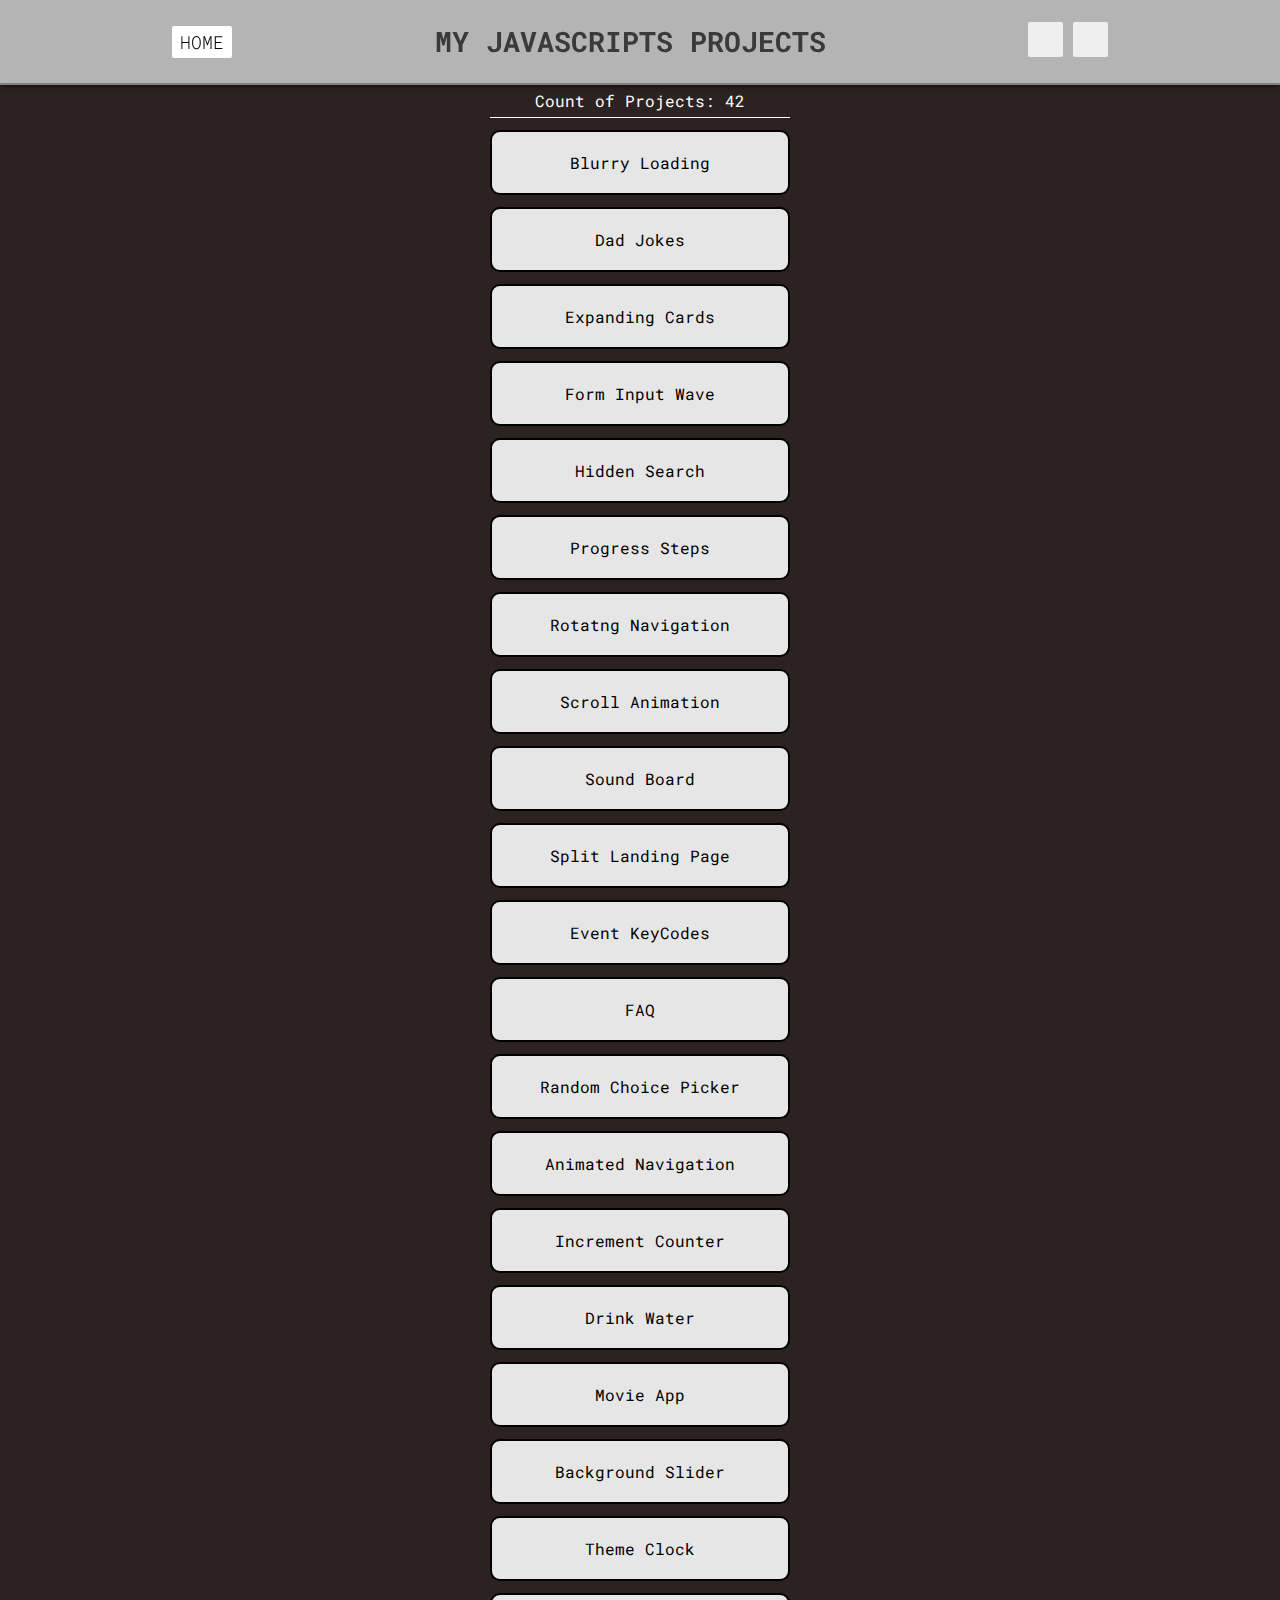
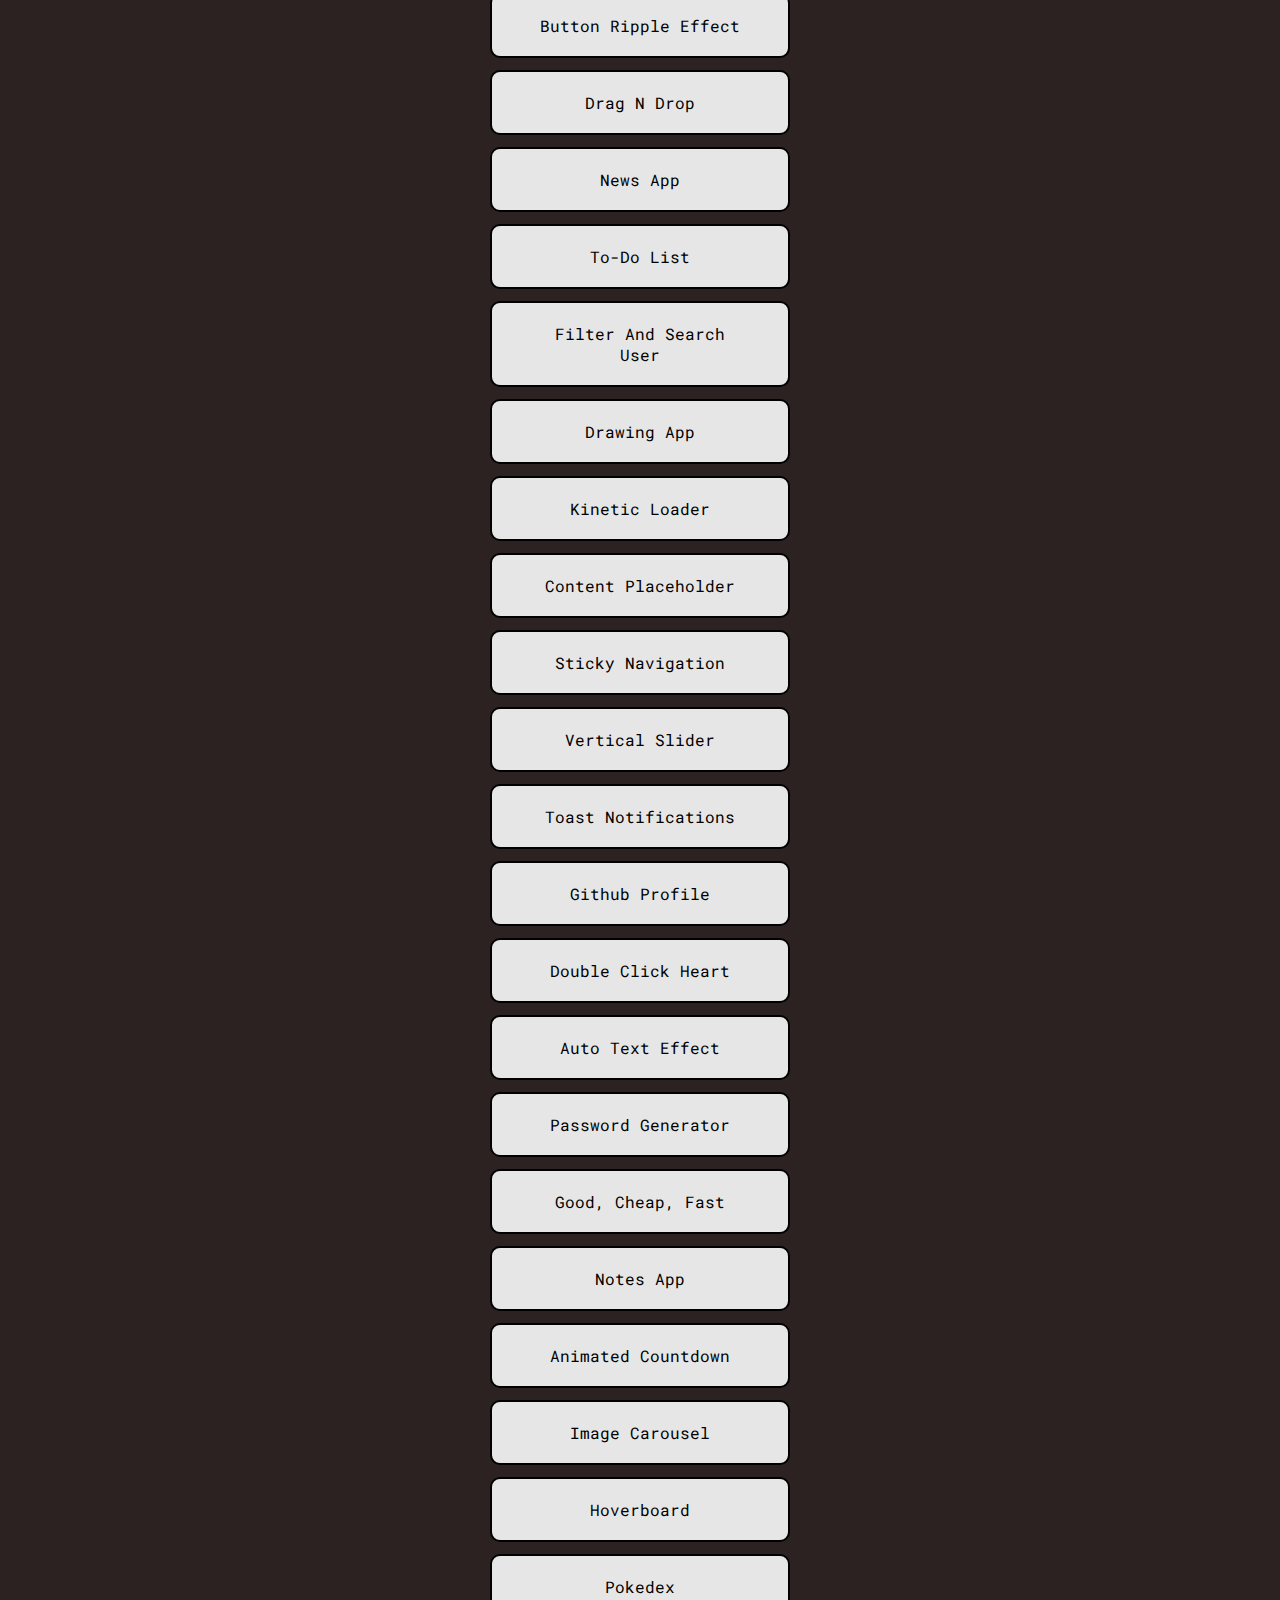
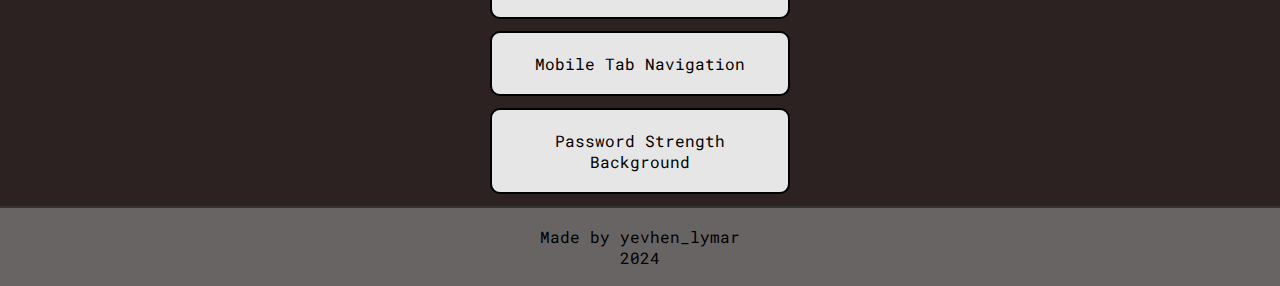
<file: index.html>
<!DOCTYPE html>
<html lang="en">
  <head>
    <meta charset="UTF-8" />
    <meta name="viewport" content="width=device-width, initial-scale=1.0" />
    <meta
      name="description"
      content="Моя сторінка з проєктами, які я робив для практики"
    />
    <meta
      name="keywords"
      content="Мої проєкти, Java Script, HTML, CSS, Git, Resume, Cvo"
    />
    <meta name="author" content="Yevhen Lymar" />
    <meta property="og:title" content="Проєкти JS" />
    <meta
      property="og:description"
      content="Моя сторінка з проєктами, які я робив для практики"
    />
    <meta
      property="og:image"
      content="https://yevhen-lymar.github.io/images/seo-guide.jpg"
    />
    <meta
      property="og:url"
      content="https://yevhen-lymar.github.io/index.html"
    />
    <meta name="twitter:card" content="summary_large_image" />
    <!-- favicons -->
    <link
      rel="apple-touch-icon"
      sizes="180x180"
      href="./images_favicon/apple-touch-icon.png"
    />
    <link
      rel="icon"
      type="image/png"
      sizes="32x32"
      href="./images_favicon/favicon-32x32.png"
    />
    <link
      rel="icon"
      type="image/png"
      sizes="16x16"
      href="./images_favicon/favicon-16x16.png"
    />
    <link rel="manifest" href="./images_favicon/site.webmanifest" />
    <link
      rel="mask-icon"
      href="./images_favicon/safari-pinned-tab.svg"
      color="#5bbad5"
    />
    <!-- font-awesome -->
    <link
      rel="stylesheet"
      href="https://cdnjs.cloudflare.com/ajax/libs/font-awesome/6.6.0/css/all.min.css"
      integrity="sha512-Kc323vGBEqzTmouAECnVceyQqyqdsSiqLQISBL29aUW4U/M7pSPA/gEUZQqv1cwx4OnYxTxve5UMg5GT6L4JJg=="
      crossorigin="anonymous"
      referrerpolicy="no-referrer"
    />
    <!-- page styles -->
    <link rel="stylesheet" href="./styles/stylesGeneral.css" />
    <title>Projects | Yevhen Lymar - Info</title>
  </head>
  <body>
    <header class="header" id="header">
      <div class="container">
        <a href="https://yevhen-lymar.github.io/" class="link-home"
          ><i class="fa-solid fa-house"></i> <span>Home</span></a
        >
        <div class="title-header">
          <h1>My JavaScripts Projects</h1>
        </div>
        <div class="toggle-container">
          <button class="btn" id="grid">
            <i class="fa-solid fa-grip"></i>
          </button>
          <button class="btn" id="flex">
            <i class="fa-solid fa-grip-lines"></i>
          </button>
        </div>
      </div>
    </header>

    <div class="loader-container" id="loader-container">
      <div id="loader" class="loader" style="display: none"></div>
    </div>

    <section id="projects" class="projects">
      <div class="container">
        <!-- <h1>My JavaScripts Projects</h1> -->
        <div class="countProjects">Count of Projects: <span></span></div>
        <div class="flex" id="toggle-g-f">
          <a href="./pages/blurryLoading.html" class="link">Blurry Loading</a>
          <a href="./pages/DadJokes.html" class="link">Dad Jokes</a>
          <a href="./pages/expandingCards.html" class="link">Expanding Cards</a>
          <a href="./pages/formInputWave.html" class="link">Form Input Wave</a>
          <a href="./pages/hiddenSearch.html" class="link">Hidden Search</a>
          <a href="./pages/progressSteps.html" class="link">Progress Steps</a>
          <a href="./pages/rotatingNvigation.html" class="link"
            >Rotatng Navigation</a
          >
          <a href="./pages/scrollAnimation.html" class="link"
            >Scroll Animation</a
          >
          <a href="./pages/soundBoard.html" class="link">Sound Board</a>
          <a href="./pages/splitLandingPage.html" class="link"
            >Split Landing Page</a
          >
          <a href="./pages/eventKeyCodes.html" class="link">Event KeyCodes</a>
          <a href="./pages/FAQ.html" class="link">FAQ</a>
          <a href="./pages/randomChoisePicker.html" class="link"
            >Random Choice Picker</a
          >
          <a href="./pages/animatedNavigation.html" class="link"
            >Animated Navigation</a
          >
          <a href="./pages/incrementCounter.html" class="link"
            >Increment Counter</a
          >
          <a href="./pages/drinkWater.html" class="link">Drink Water</a>
          <a href="./pages/movieApp.html" class="link">Movie App</a>
          <a href="./pages/backgroundSlider.html" class="link"
            >Background Slider</a
          >
          <a href="./pages/themeClock.html" class="link">Theme Clock</a>
          <a href="./pages/buttonRippleEffect.html" class="link"
            >Button Ripple Effect</a
          >
          <a href="./pages/dragNdrop.html" class="link">Drag N Drop</a>
          <a href="./pages/newsApp.html" class="link">News App</a>
          <a href="./pages/toDolist.html" class="link">To-Do List</a>
          <a href="./pages/filterAndSearchUserInfo.html" class="link"
            >Filter And Search User</a
          >
          <a href="./pages/drawingApp.html" class="link">Drawing App</a>
          <a href="./pages/kineticLoader.html" class="link">Kinetic Loader</a>
          <a href="./pages/contentPlaceholder.html" class="link"
            >Content Placeholder</a
          >
          <a href="./pages/stickyNavigation.html" class="link"
            >Sticky Navigation</a
          >
          <a href="./pages/verticalSlider.html" class="link">Vertical Slider</a>
          <a href="./pages/toastNotifications.html" class="link"
            >Toast Notifications</a
          >
          <a href="./pages/githubProfiles.html" class="link">Github Profile</a>
          <a href="./pages/doubleClickHeart.html" class="link"
            >Double Click Heart</a
          >
          <a href="./pages/autoTextEffect.html" class="link"
            >Auto Text Effect</a
          >
          <a href="./pages/passwordGenerator.html" class="link"
            >Password Generator</a
          >
          <a href="./pages/goodCheapFast.html" class="link"
            >Good, Cheap, Fast</a
          >
          <a href="./pages/notesApp.html" class="link">Notes App</a>
          <a href="./pages/animatedCountdown.html" class="link"
            >Animated Countdown</a
          >
          <a href="./pages/imageCarousel.html" class="link">Image Carousel</a>
          <a href="./pages/hoverBoard.html" class="link">Hoverboard</a>
          <a href="./pages/pokedex.html" class="link">Pokedex</a>
          <a href="./pages/mobileTabNavigation.html" class="link"
            >Mobile Tab Navigation</a
          >
          <a href="./pages/passwordStrengthBackground.html" class="link"
            >Password Strength Background</a
          >
        </div>
      </div>
    </section>

    <footer class="footer" id="footer">
      <div class="container">
        <div>Made by yevhen_lymar</div>
        <div>2024</div>
      </div>
    </footer>

    <button class="btn scroll-top" id="up-scroll">
      <i class="fa-solid fa-arrow-up"></i>
    </button>

    <!-- java-scripts -->
    <script src="./script/scriptsGeneral.js"></script>
  </body>
</html>
</file>
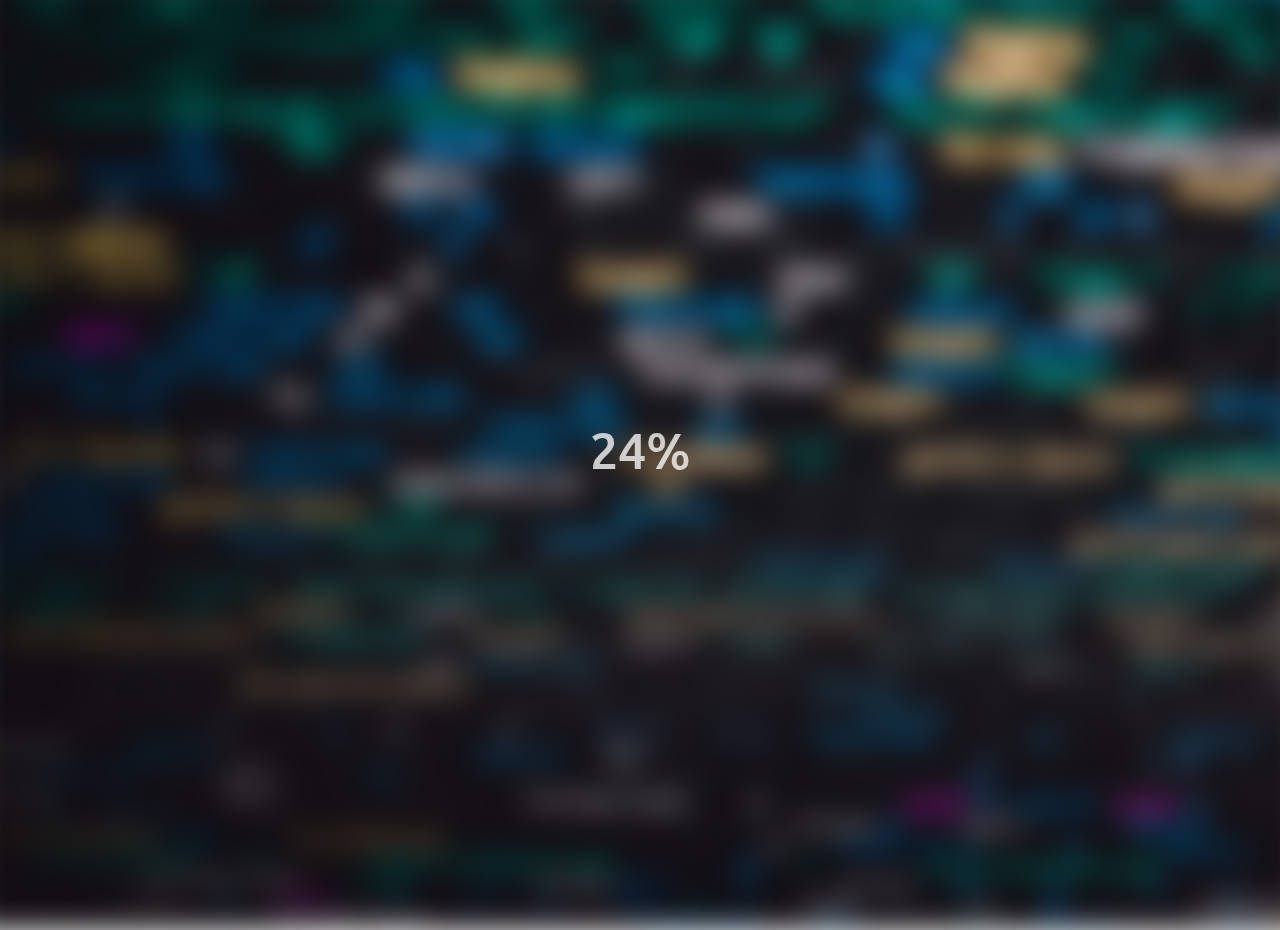
<file: blurryLoading.html>
<!DOCTYPE html>
<html lang="en">
  <head>
    <meta charset="UTF-8" />
    <meta name="viewport" content="width=device-width, initial-scale=1.0" />
    <link rel="stylesheet" href="./styles/blurryLoadingStyles.css" />
    <title>Blurry Loading</title>
  </head>
  <body>
    <section class="bg"></section>
    <div class="loading-text">0%</div>
    <script src="./script/blurryLoadingScripts.js"></script>
  </body>
</html>
</file>
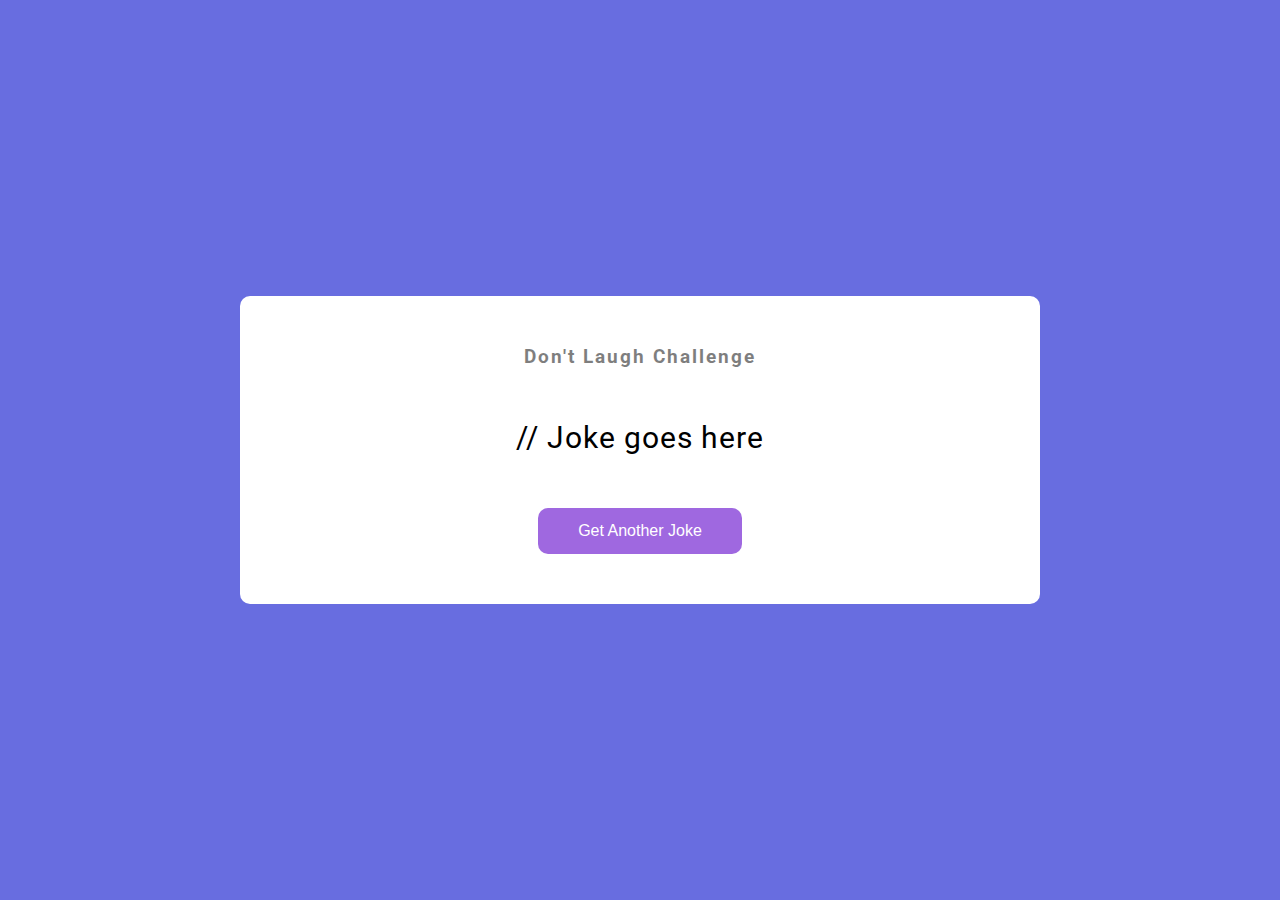
<file: DadJokes.html>
<!DOCTYPE html>
<html lang="en">
  <head>
    <meta charset="UTF-8" />
    <meta name="viewport" content="width=device-width, initial-scale=1.0" />
    <link rel="stylesheet" href="./styles/dadJokesSteles.css" />
    <title>Dad Jokes</title>
  </head>
  <body>
    <div class="container">
      <h3>Don't Laugh Challenge</h3>
      <div id="joke" class="joke">// Joke goes here</div>
      <button id="jokeBtn" class="btn">Get Another Joke</button>
    </div>

    <script src="./script/dadJokesScripts.js"></script>
  </body>
</html>
</file>
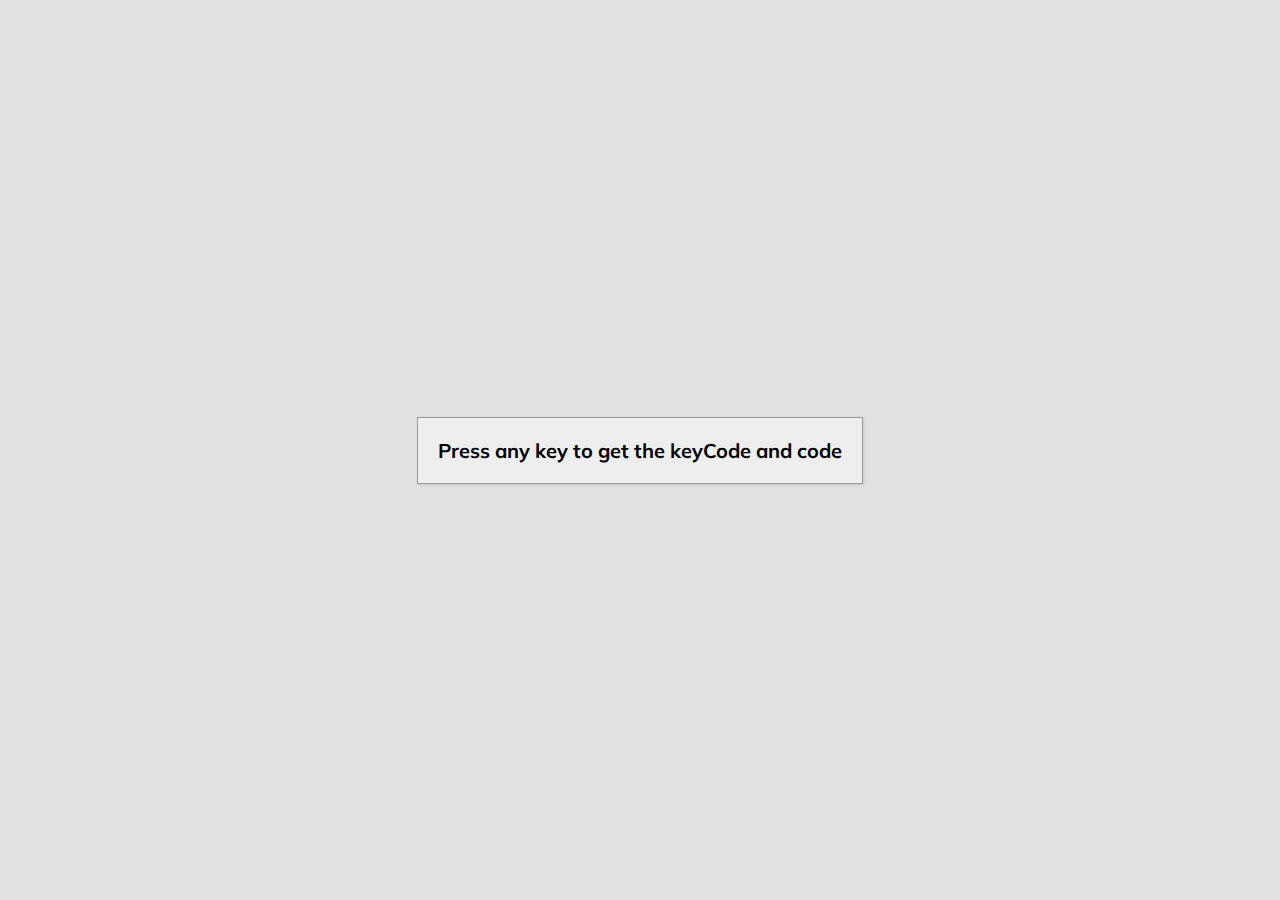
<file: eventKeyCodes.html>
<!DOCTYPE html>
<html lang="en">
  <head>
    <meta charset="UTF-8" />
    <meta name="viewport" content="width=device-width, initial-scale=1.0" />
    <link rel="stylesheet" href="./styles/eventKeyCodesStyles.css" />
    <title>Event KeyCodes</title>
  </head>
  <body>
    <div id="insert">
      <div class="key">Press any key to get the keyCode and code</div>
    </div>
    <script src="./script/eventKeyCodesScripts.js"></script>
  </body>
</html>
</file>
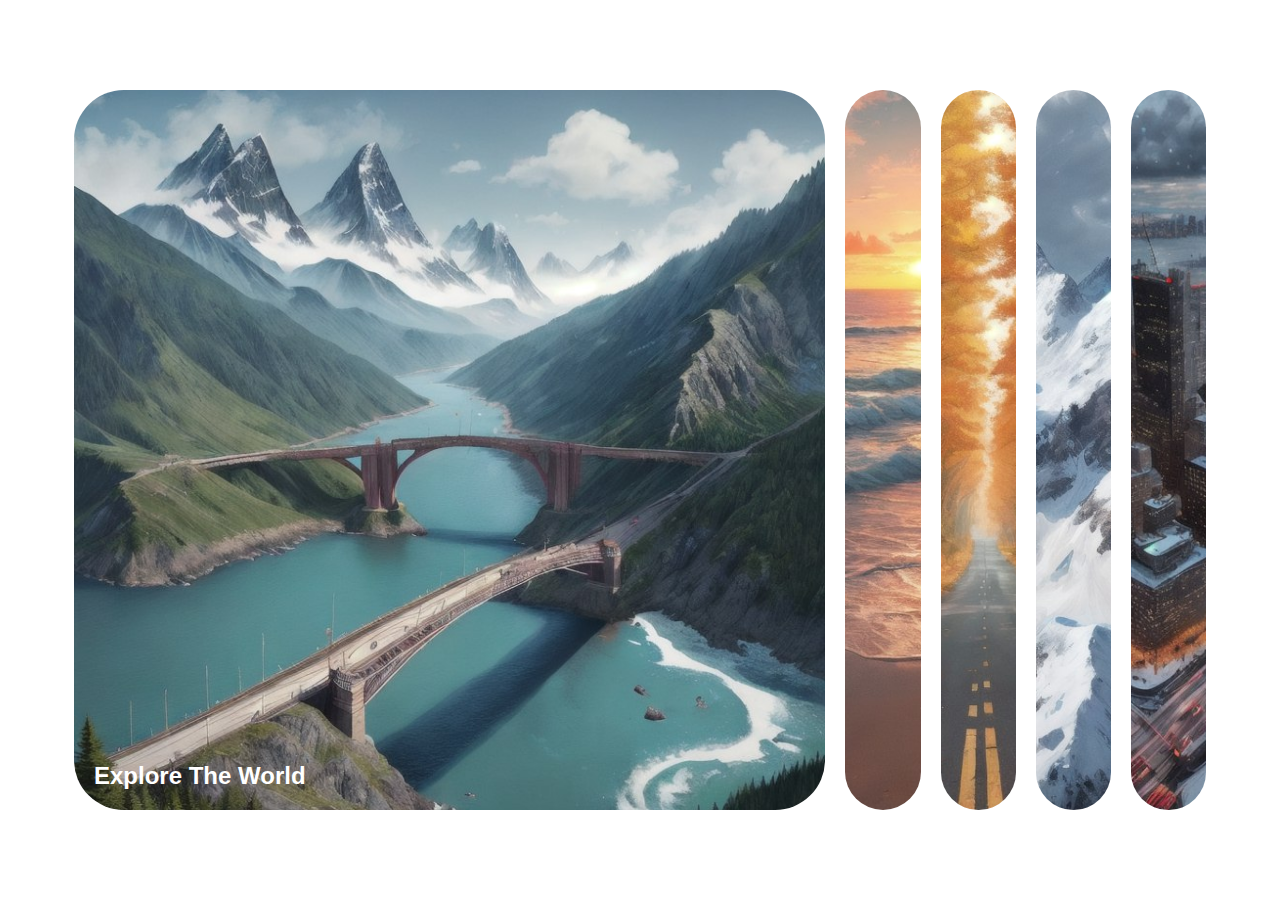
<file: expandingCards.html>
<!DOCTYPE html>
<html lang="en">
  <head>
    <meta charset="UTF-8" />
    <meta name="viewport" content="width=device-width, initial-scale=1.0" />
    <link
      rel="stylesheet"
      href="https://cdnjs.cloudflare.com/ajax/libs/font-awesome/6.6.0/css/all.min.css"
      integrity="sha512-Kc323vGBEqzTmouAECnVceyQqyqdsSiqLQISBL29aUW4U/M7pSPA/gEUZQqv1cwx4OnYxTxve5UMg5GT6L4JJg=="
      crossorigin="anonymous"
      referrerpolicy="no-referrer"
    />
    <link rel="stylesheet" href="./styles/ExpandingCardsStyles.css" />
    <title>Expanding Cards</title>
  </head>

  <body>
    <div class="container">
      <div
        class="panel active"
        style="background-image: url(./images/explore\ the\ world.jpg)"
      >
        <h3>Explore The World</h3>
      </div>
      <div class="panel" style="background-image: url(./images/beach.jpg)">
        <h3>Sunny Beach</h3>
      </div>
      <div class="panel" style="background-image: url(./images/forest.jpg)">
        <h3>Wild Forest</h3>
      </div>
      <div class="panel" style="background-image: url(./images/mountains.jpg)">
        <h3>Mountains - Clouds</h3>
      </div>
      <div
        class="panel"
        style="background-image: url(./images/winter\ the\ city.jpg)"
      >
        <h3>Winter The City</h3>
      </div>
    </div>
    <script src="./script/ExpandingCardsScript.js"></script>
  </body>
</html>
</file>
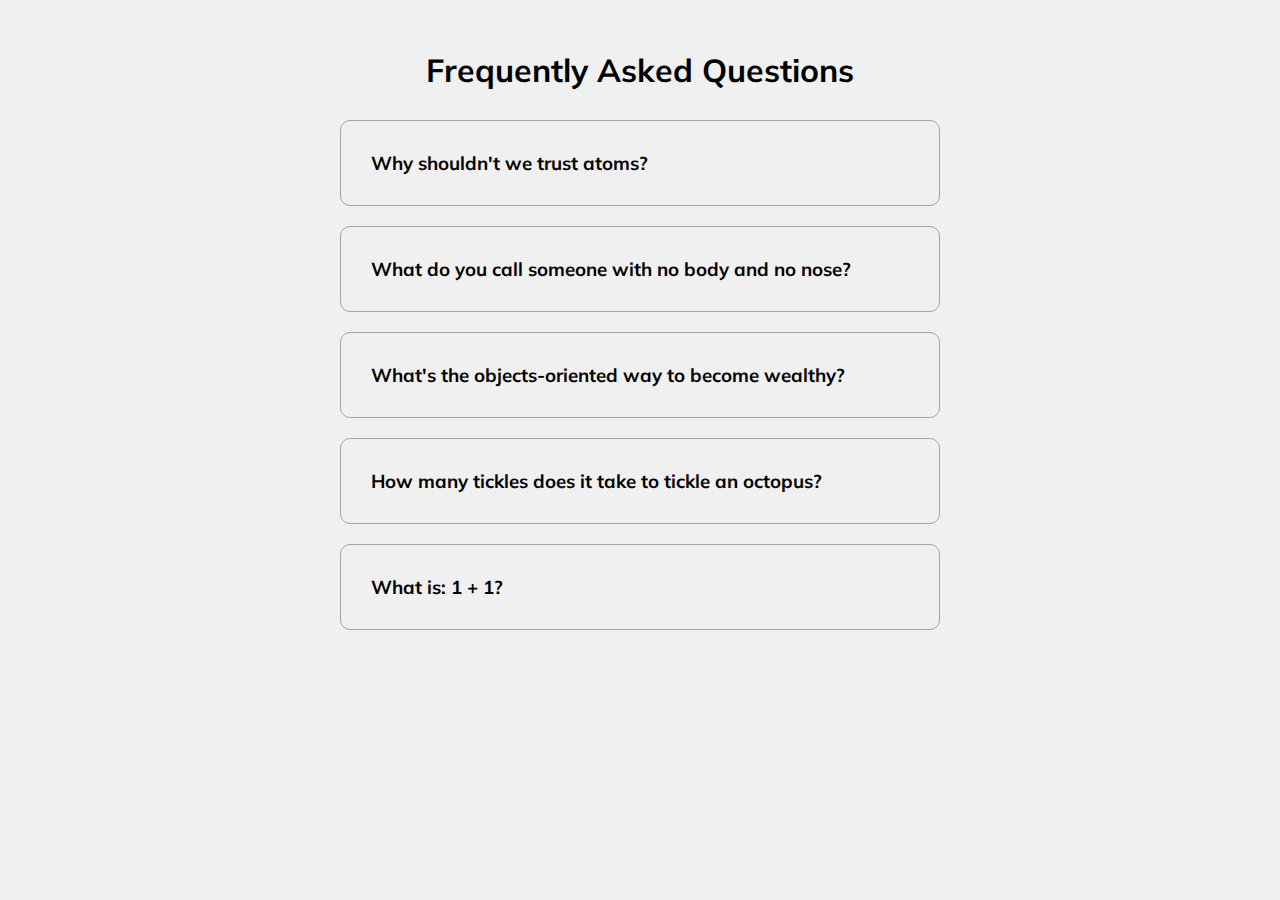
<file: FAQ.html>
<!DOCTYPE html>
<html lang="en">
  <head>
    <meta charset="UTF-8" />
    <meta name="viewport" content="width=device-width, initial-scale=1.0" />
    <link
      rel="stylesheet"
      href="https://cdnjs.cloudflare.com/ajax/libs/font-awesome/6.6.0/css/all.min.css"
      integrity="sha512-Kc323vGBEqzTmouAECnVceyQqyqdsSiqLQISBL29aUW4U/M7pSPA/gEUZQqv1cwx4OnYxTxve5UMg5GT6L4JJg=="
      crossorigin="anonymous"
      referrerpolicy="no-referrer"
    />
    <link rel="stylesheet" href="./styles/faqStyles.css" />
    <title>FAQ</title>
  </head>
  <body>
    <h1>Frequently Asked Questions</h1>
    <div class="faq-container">
      <div class="faq">
        <h3 class="faq-title">Why shouldn't we trust atoms?</h3>

        <p class="faq-text">They make up everything.</p>

        <button class="faq-toggle">
          <i class="fas fa-chevron-down"></i>
          <i class="fas fa-times"></i>
        </button>
      </div>
      <div class="faq">
        <h3 class="faq-title">
          What do you call someone with no body and no nose?
        </h3>

        <p class="faq-text">Nobody knows.</p>

        <button class="faq-toggle">
          <i class="fas fa-chevron-down"></i>
          <i class="fas fa-times"></i>
        </button>
      </div>
      <div class="faq">
        <h3 class="faq-title">
          What's the objects-oriented way to become wealthy?
        </h3>

        <p class="faq-text">Inheritance.</p>

        <button class="faq-toggle">
          <i class="fas fa-chevron-down"></i>
          <i class="fas fa-times"></i>
        </button>
      </div>
      <div class="faq">
        <h3 class="faq-title">
          How many tickles does it take to tickle an octopus?
        </h3>

        <p class="faq-text">Ten-tickles!</p>

        <button class="faq-toggle">
          <i class="fas fa-chevron-down"></i>
          <i class="fas fa-times"></i>
        </button>
      </div>
      <div class="faq">
        <h3 class="faq-title">What is: 1 + 1?</h3>

        <p class="faq-text">Depends on who are you asking.</p>

        <button class="faq-toggle">
          <i class="fas fa-chevron-down"></i>
          <i class="fas fa-times"></i>
        </button>
      </div>
    </div>
    <script src="./script/faqScripts.js"></script>
  </body>
</html>
</file>
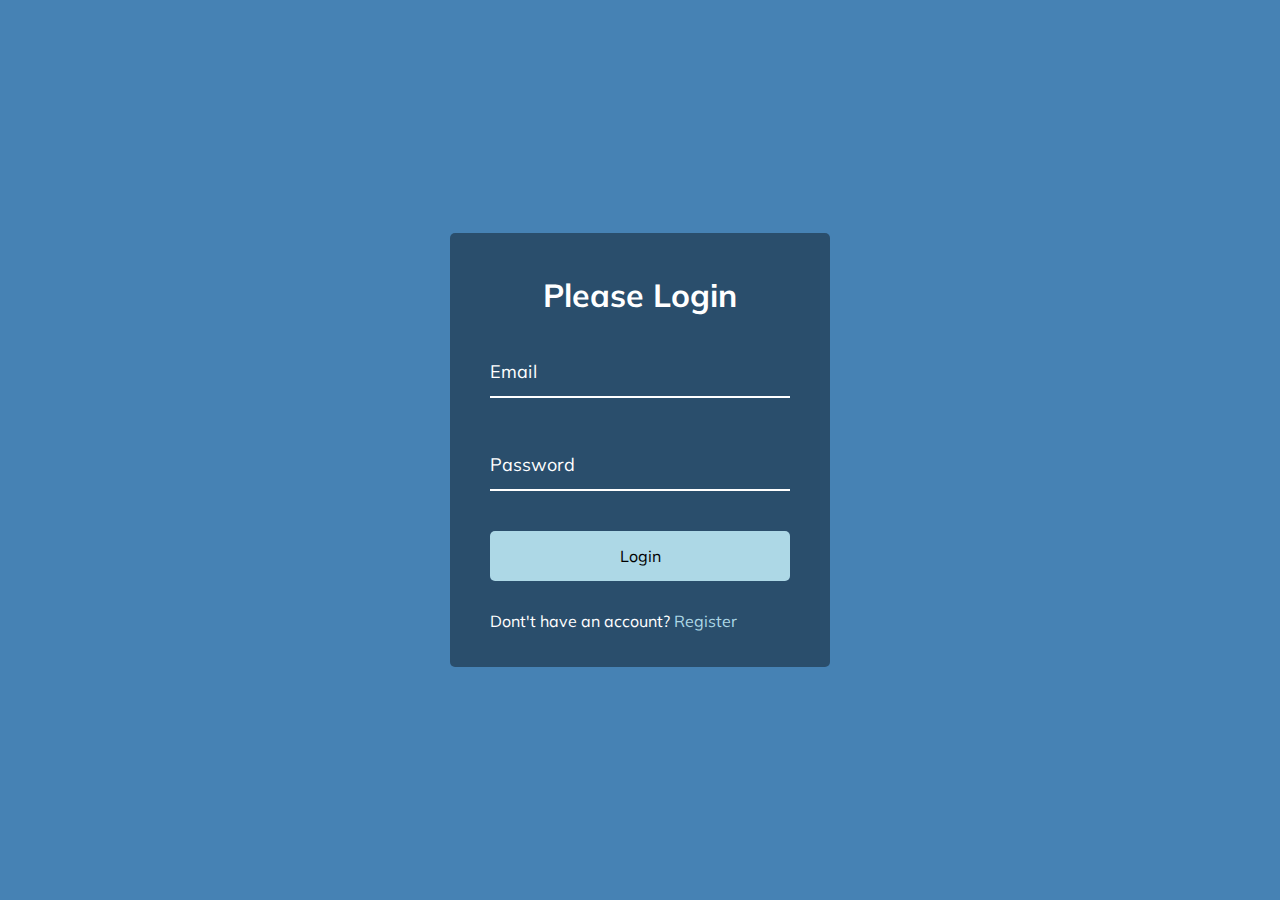
<file: formInputWave.html>
<!DOCTYPE html>
<html lang="en">
  <head>
    <meta charset="UTF-8" />
    <meta name="viewport" content="width=device-width, initial-scale=1.0" />
    <link rel="stylesheet" href="./styles/formInputWaveStyles.css" />
    <title>Form Input Wave</title>
  </head>
  <body>
    <div class="container">
      <h1>Please Login</h1>
      <form action="">
        
        <div class="form-control">
          <input type="text" required />
          <label for="">Email</label>
        </div>

        <div class="form-control">
          <input type="password" required />
          <label for="">Password</label>
        </div>

        <button class="btn">Login</button>

        <p class="text">
          Dont't have an account?
          <a href="#">Register</a>
        </p>

      </form>
    </div>

    <script src="./script/formInputWaveScripts.js"></script>
  </body>
</html>
</file>
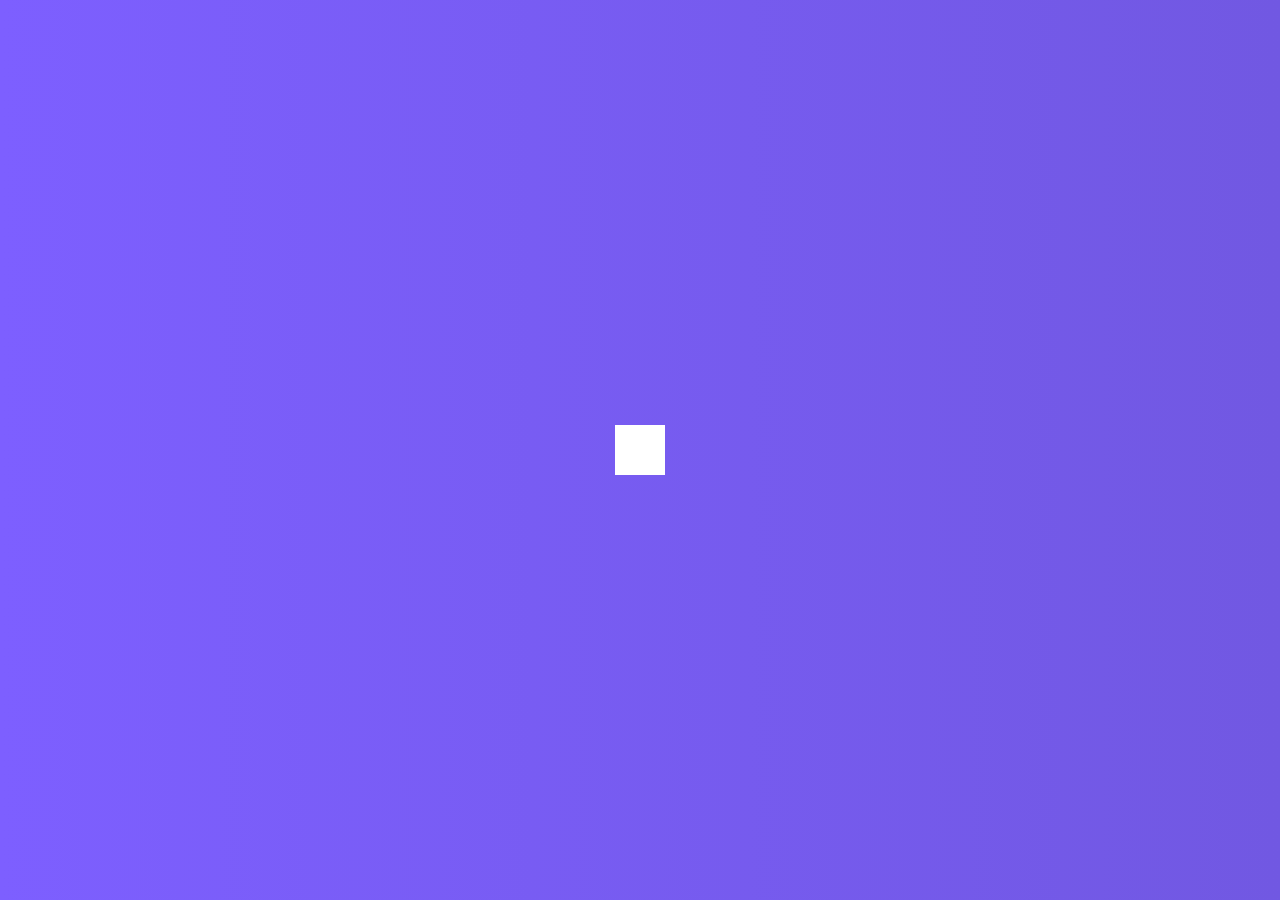
<file: hiddenSearch.html>
<!DOCTYPE html>
<html lang="en">
  <head>
    <meta charset="UTF-8" />
    <meta name="viewport" content="width=device-width, initial-scale=1.0" />
    <link
      rel="stylesheet"
      href="https://cdnjs.cloudflare.com/ajax/libs/font-awesome/6.6.0/css/all.min.css"
      integrity="sha512-Kc323vGBEqzTmouAECnVceyQqyqdsSiqLQISBL29aUW4U/M7pSPA/gEUZQqv1cwx4OnYxTxve5UMg5GT6L4JJg=="
      crossorigin="anonymous"
      referrerpolicy="no-referrer"
    />
    <link rel="stylesheet" href="./styles/hiddenSearchStyles.css" />
    <title>Hidden Search</title>
  </head>
  <body>
    <div class="search">
      <input type="text" class="input" placeholder="Search ... " />
      <button class="btn"><i class="fas fa-search"></i></button>
    </div>

    <script src="./script/hiddenSearchScripts.js"></script>
  </body>
</html>
</file>
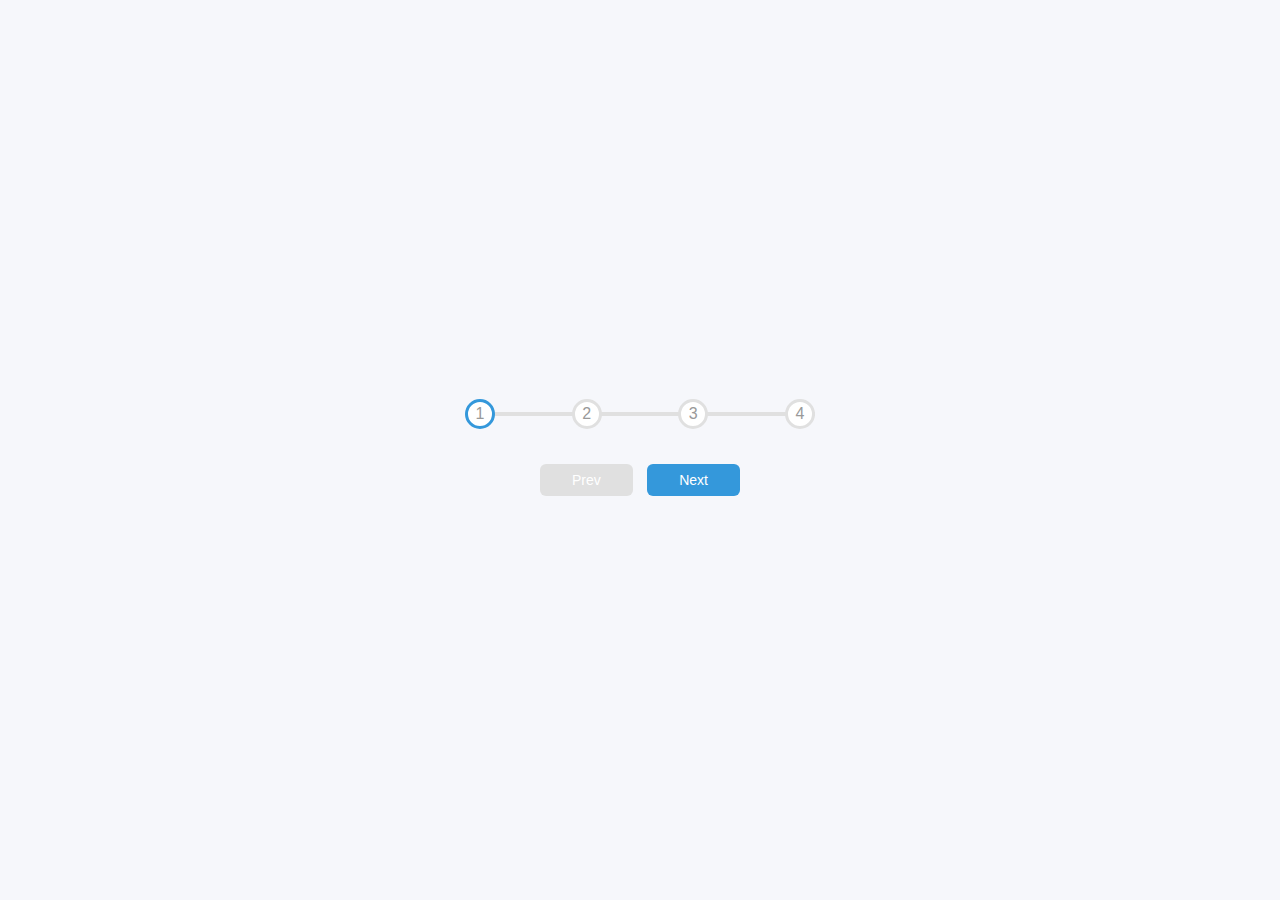
<file: progressSteps.html>
<!DOCTYPE html>
<html lang="en">
  <head>
    <meta charset="UTF-8" />
    <meta name="viewport" content="width=device-width, initial-scale=1.0" />
    <link rel="stylesheet" href="./styles/progressStepsStyles.css" />
    <title>Progress Steps</title>
  </head>
  <body>
    <div class="container">
      <div class="progress-container">
        <div class="progress" id="progress"></div>
        <div class="circle active">1</div>
        <div class="circle">2</div>
        <div class="circle">3</div>
        <div class="circle">4</div>
      </div>
      <button class="btn" id="prev" disabled>Prev</button>
      <button class="btn" id="next">Next</button>
    </div>
    <script src="./script/progressStepsScrits.js"></script>
  </body>
</html>
</file>
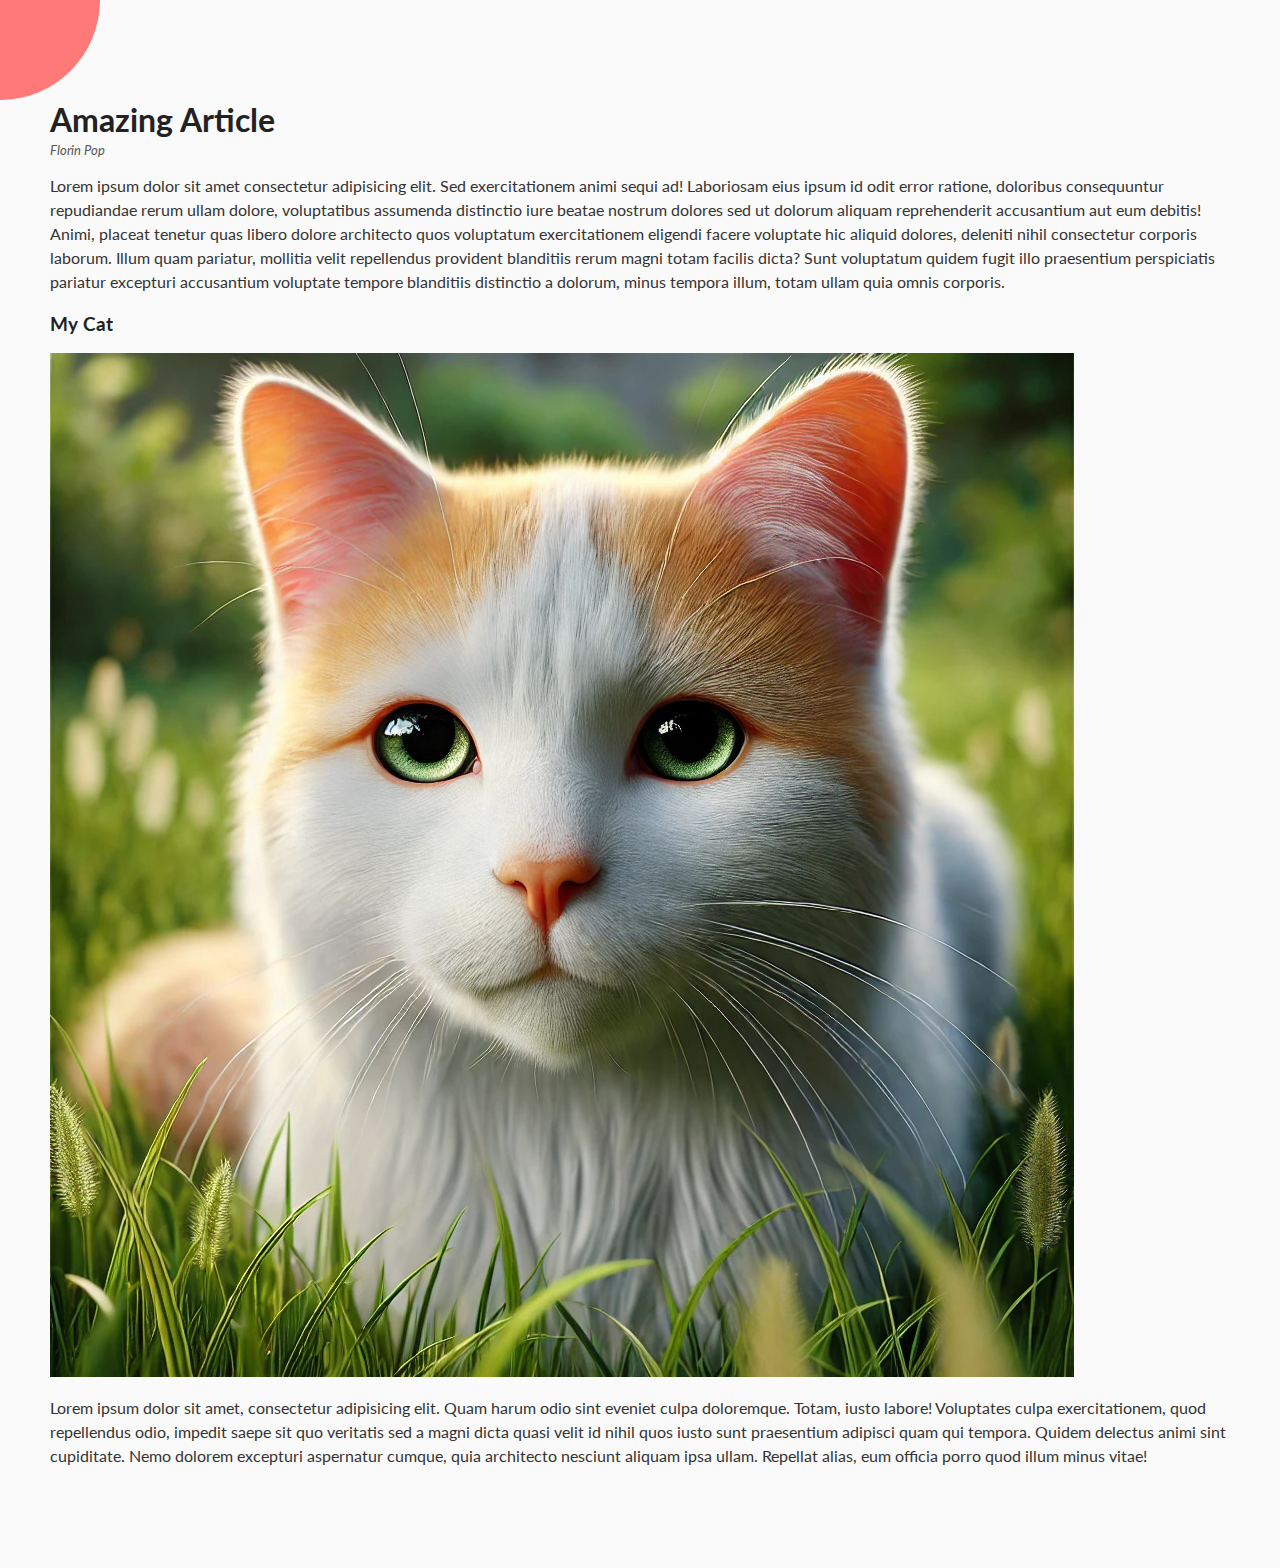
<file: rotatingNvigation.html>
<!DOCTYPE html>
<html lang="en">
  <head>
    <meta charset="UTF-8" />
    <meta name="viewport" content="width=device-width, initial-scale=1.0" />
    <link
      rel="stylesheet"
      href="https://cdnjs.cloudflare.com/ajax/libs/font-awesome/6.6.0/css/all.min.css"
      integrity="sha512-Kc323vGBEqzTmouAECnVceyQqyqdsSiqLQISBL29aUW4U/M7pSPA/gEUZQqv1cwx4OnYxTxve5UMg5GT6L4JJg=="
      crossorigin="anonymous"
      referrerpolicy="no-referrer"
    />
    <link rel="stylesheet" href="./styles/rotatingNvigationStyles.css" />
    <title>Rotating Navigation</title>
  </head>
  <body>
    <div class="container">
      <div class="circle-container">
        <div class="circle">
          <button id="close">
            <i class="fas fa-times"></i>
          </button>
          <button id="open">
            <i class="fas fa-bars"></i>
          </button>
        </div>
      </div>
      <div class="content">
        <h1>Amazing Article</h1>
        <small>Florin Pop</small>
        <p>
          Lorem ipsum dolor sit amet consectetur adipisicing elit. Sed
          exercitationem animi sequi ad! Laboriosam eius ipsum id odit error
          ratione, doloribus consequuntur repudiandae rerum ullam dolore,
          voluptatibus assumenda distinctio iure beatae nostrum dolores sed ut
          dolorum aliquam reprehenderit accusantium aut eum debitis! Animi,
          placeat tenetur quas libero dolore architecto quos voluptatum
          exercitationem eligendi facere voluptate hic aliquid dolores, deleniti
          nihil consectetur corporis laborum. Illum quam pariatur, mollitia
          velit repellendus provident blanditiis rerum magni totam facilis
          dicta? Sunt voluptatum quidem fugit illo praesentium perspiciatis
          pariatur excepturi accusantium voluptate tempore blanditiis distinctio
          a dolorum, minus tempora illum, totam ullam quia omnis corporis.
        </p>
        <h3>My Cat</h3>
        <img src="./images/cat.webp" alt="cat" />
        <p>
          Lorem ipsum dolor sit amet, consectetur adipisicing elit. Quam harum
          odio sint eveniet culpa doloremque. Totam, iusto labore! Voluptates
          culpa exercitationem, quod repellendus odio, impedit saepe sit quo
          veritatis sed a magni dicta quasi velit id nihil quos iusto sunt
          praesentium adipisci quam qui tempora. Quidem delectus animi sint
          cupiditate. Nemo dolorem excepturi aspernatur cumque, quia architecto
          nesciunt aliquam ipsa ullam. Repellat alias, eum officia porro quod
          illum minus vitae!
        </p>
      </div>
    </div>

    <nav>
      <ul>
        <li><i class="fas fa-home"></i> Home</li>
        <li><i class="fas fa-user-alt"></i> About</li>
        <li><i class="fas fa-envelope"></i> Contact</li>
      </ul>
    </nav>

    <script src="./script/rotatingNvigationScripts.js"></script>
  </body>
</html>
</file>
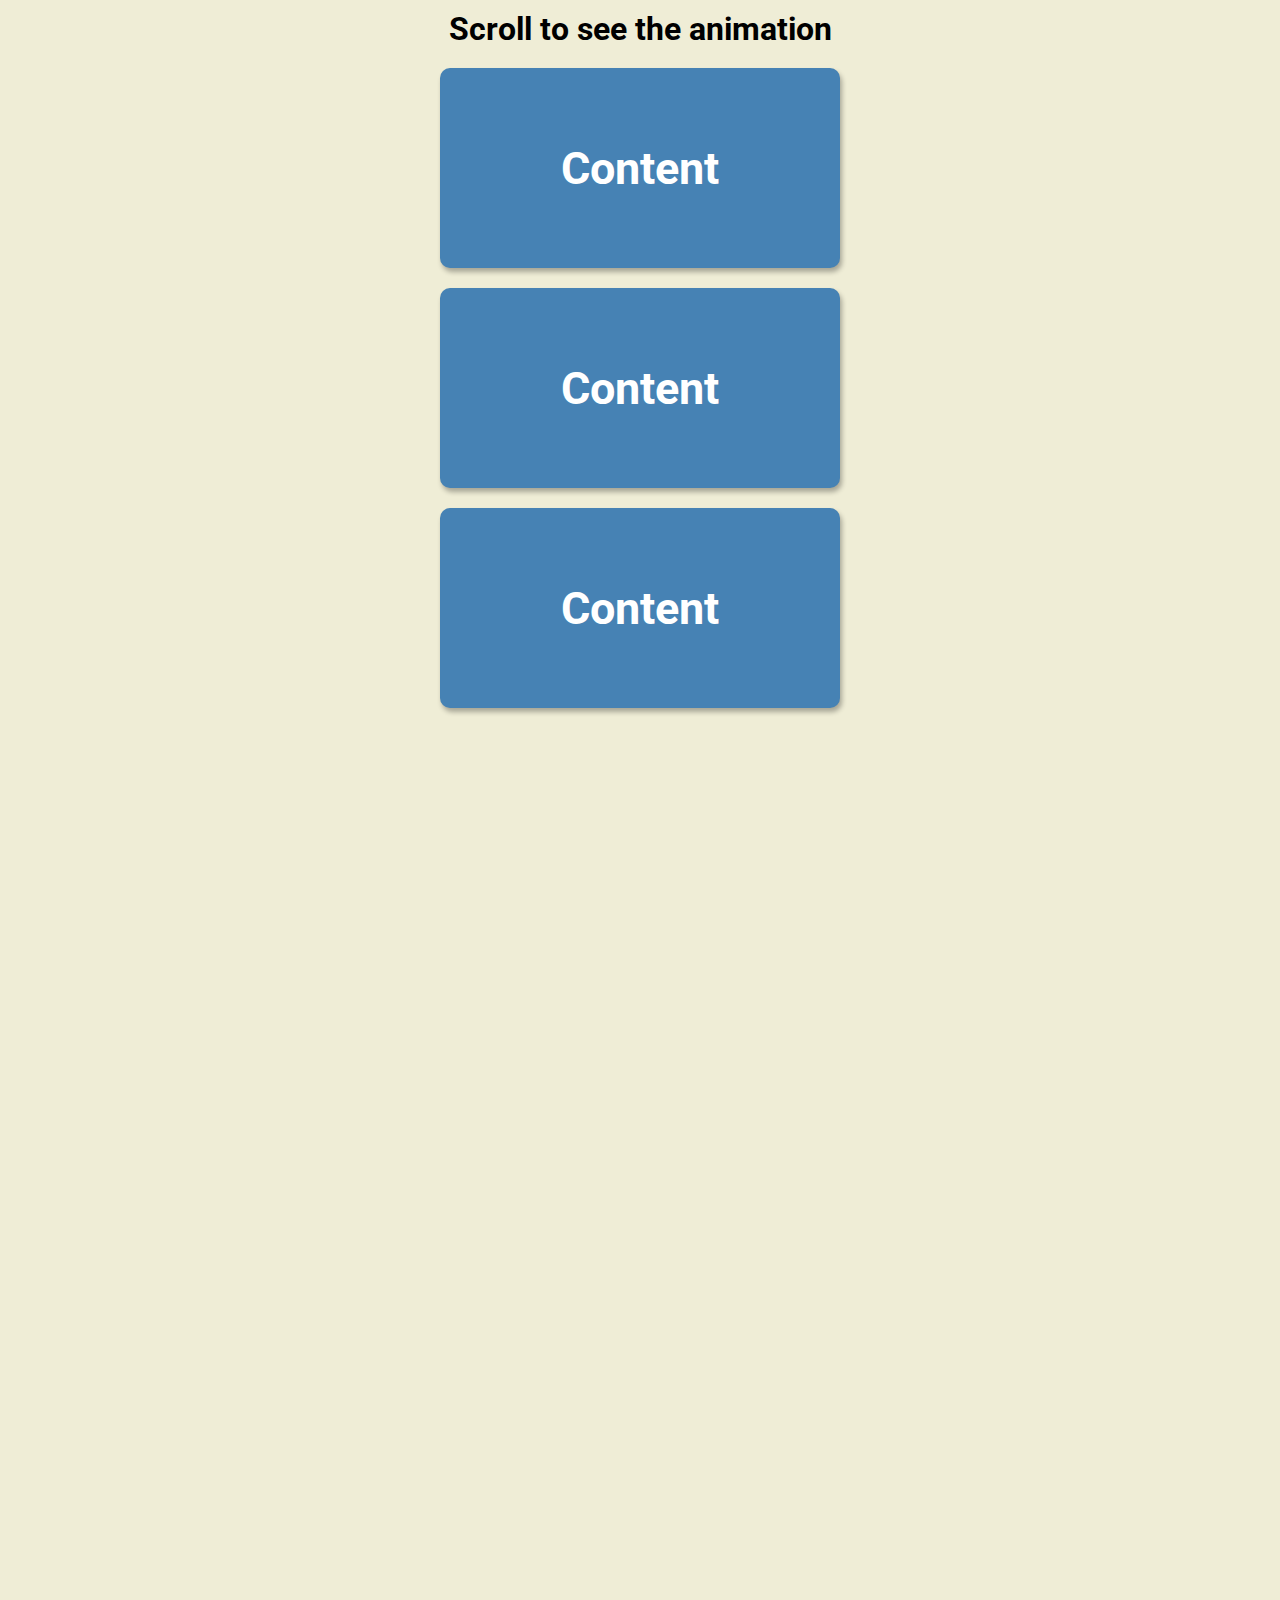
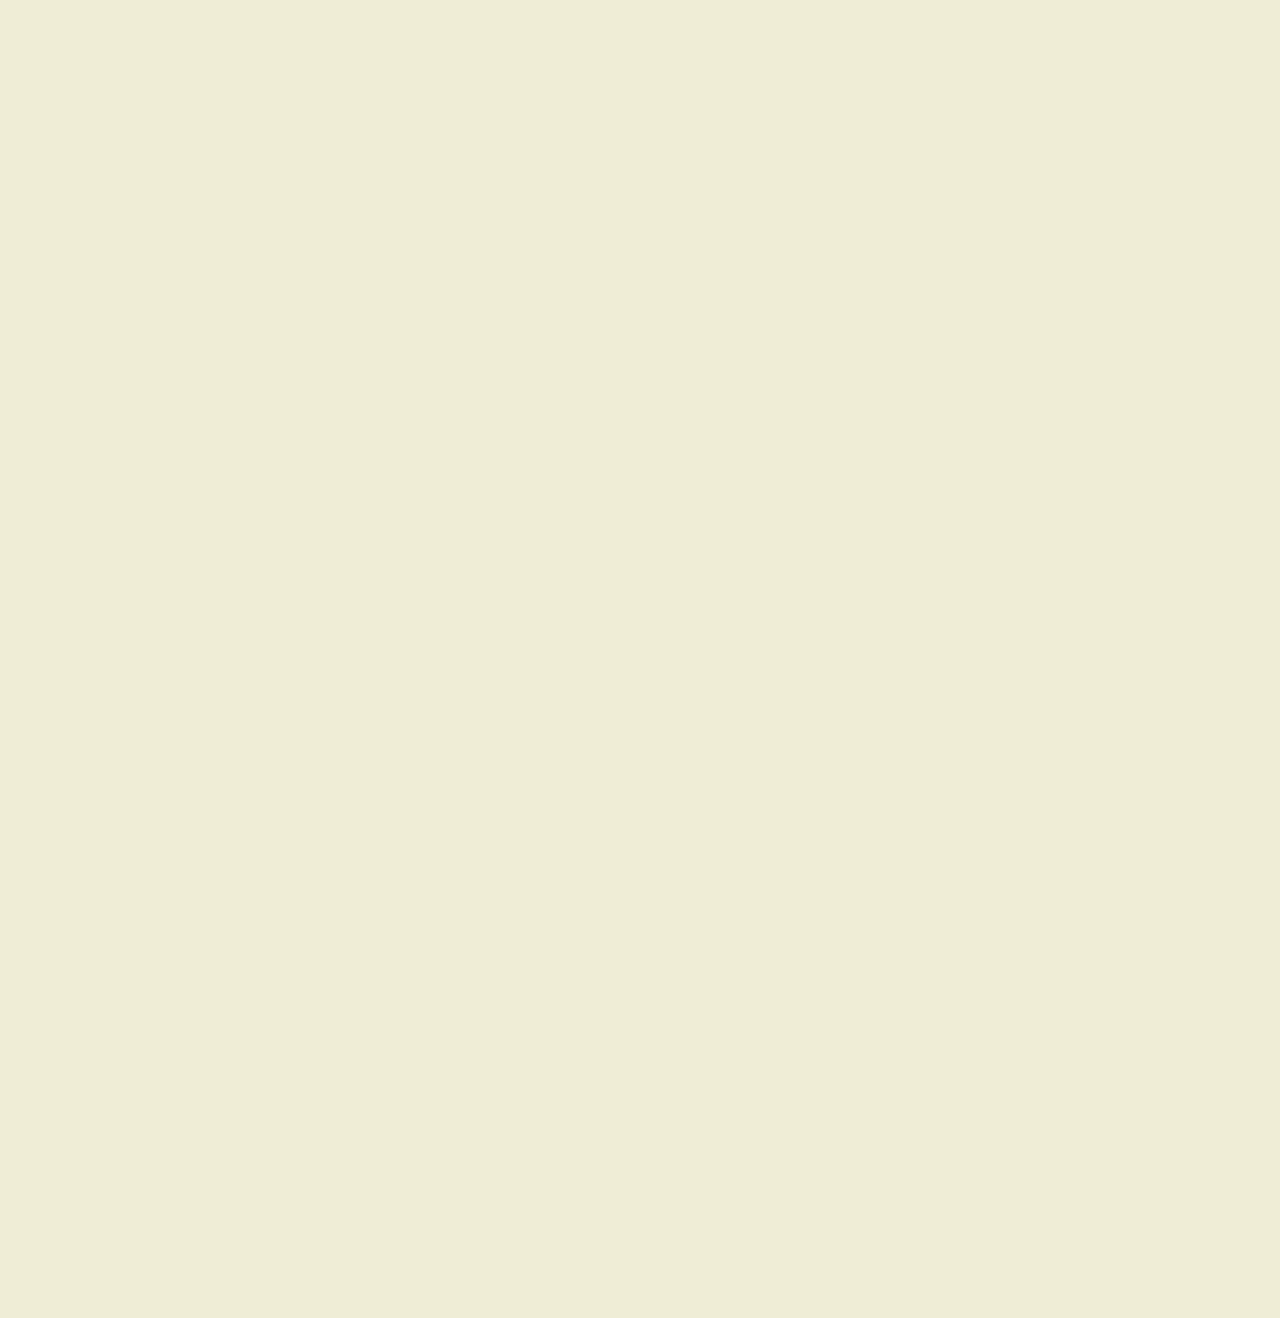
<file: scrollAnimation.html>
<!DOCTYPE html>
<html lang="en">
  <head>
    <meta charset="UTF-8" />
    <meta name="viewport" content="width=device-width, initial-scale=1.0" />
    <link rel="stylesheet" href="./styles/scrollAnimationStyles.css" />
    <title>Scroll Animation</title>
  </head>
  <body>
    <h1>Scroll to see the animation</h1>
    <div class="box">
      <h2>Content</h2>
    </div>
    <div class="box">
      <h2>Content</h2>
    </div>
    <div class="box">
      <h2>Content</h2>
    </div>
    <div class="box">
      <h2>Content</h2>
    </div>
    <div class="box">
      <h2>Content</h2>
    </div>
    <div class="box">
      <h2>Content</h2>
    </div>
    <div class="box">
      <h2>Content</h2>
    </div>
    <div class="box">
      <h2>Content</h2>
    </div>
    <div class="box">
      <h2>Content</h2>
    </div>
    <div class="box">
      <h2>Content</h2>
    </div>
    <div class="box">
      <h2>Content</h2>
    </div>
    <div class="box">
      <h2>Content</h2>
    </div>
    <div class="box">
      <h2>Content</h2>
    </div>

    <script src="./script/scrollAnimationScripts.js"></script>
  </body>
</html>
</file>
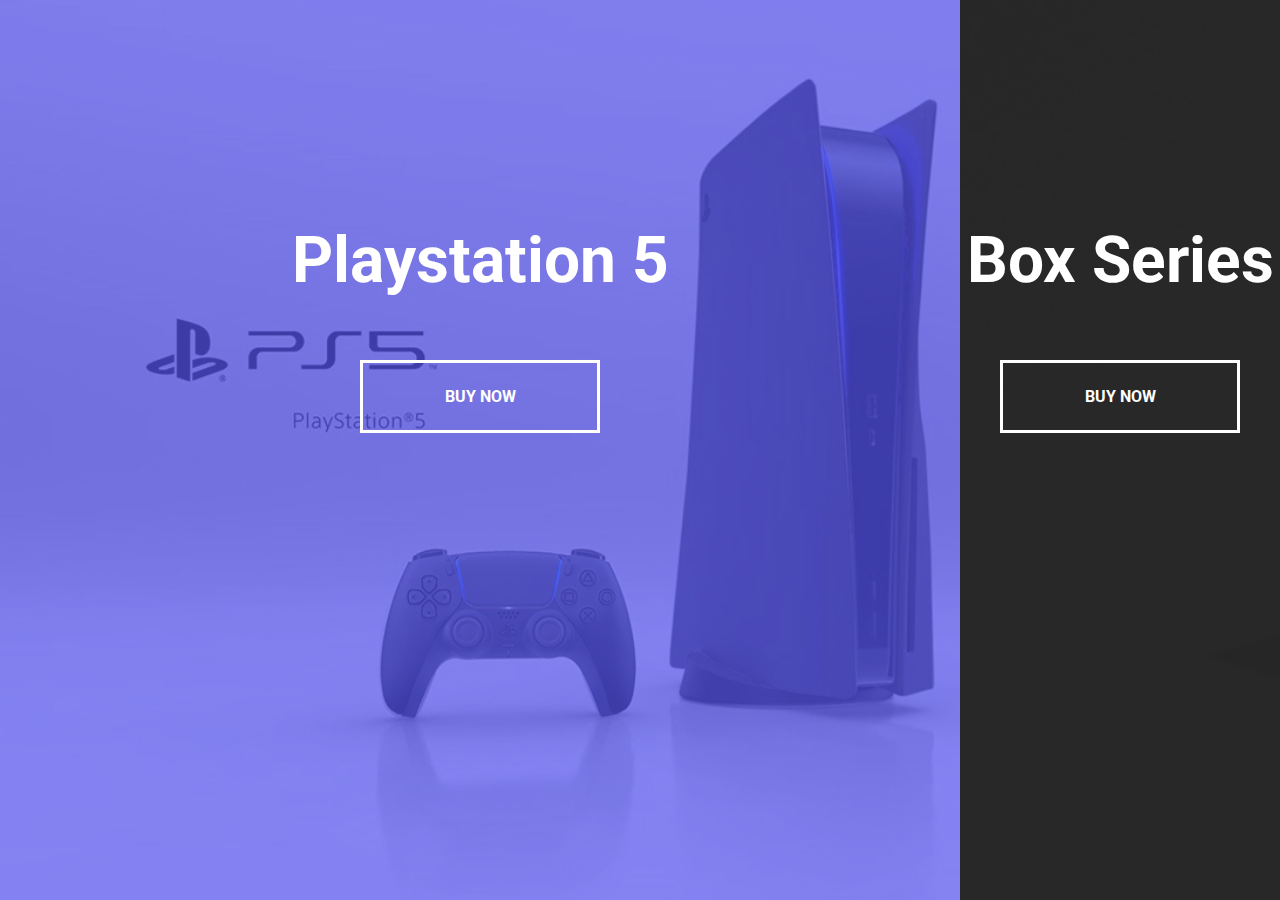
<file: splitLandingPage.html>
<!DOCTYPE html>
<html lang="en">
  <head>
    <meta charset="UTF-8" />
    <meta name="viewport" content="width=device-width, initial-scale=1.0" />
    <link rel="stylesheet" href="./styles/splitLandingPageStyles.css" />
    <title>Split Landing Page</title>
  </head>
  <body>
    <div class="container">
      <div class="split left">
        <h1>Playstation 5</h1>
        <a href="#" class="btn">Buy Now</a>
      </div>
      <div class="split right">
        <h1>X Box Series X</h1>
        <a href="#" class="btn">Buy Now</a>
      </div>
    </div>
    <script src="./script/splitLandingPageScripts.js"></script>
  </body>
</html>
</file>
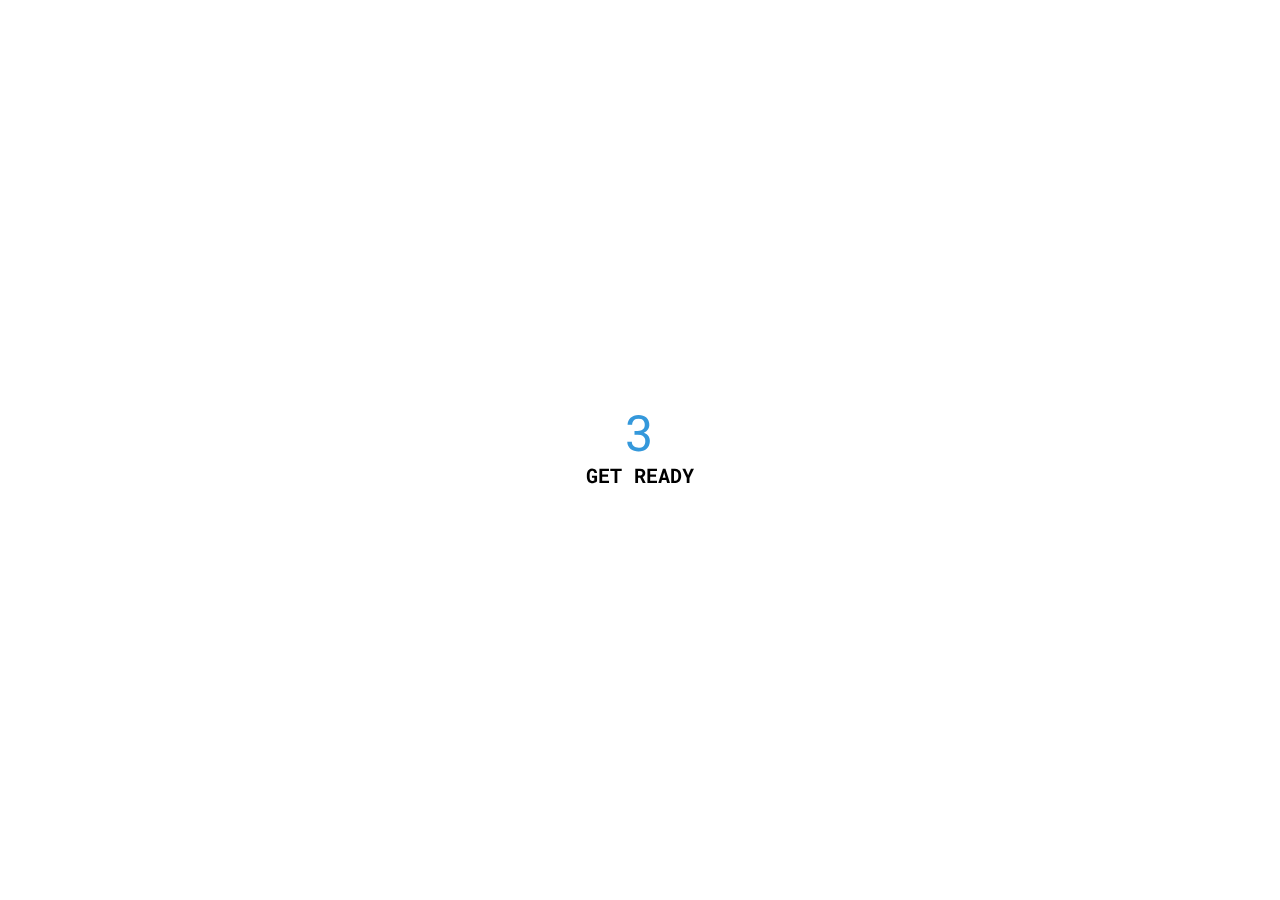
<file: pages/animatedCountdown.html>
<!DOCTYPE html>
<html lang="en">
  <head>
    <meta charset="UTF-8" />
    <meta name="viewport" content="width=device-width, initial-scale=1.0" />
    <link rel="stylesheet" href="../styles/animatedCountdownStyles.css" />
    <title>Animated Countdown</title>
  </head>
  <body>
    <div class="counter">
      <div class="nums">
        <span class="in">3</span>
        <span>2</span>
        <span>1</span>
        <span>0</span>
      </div>
      <h4>Get Ready</h4>
    </div>

    <div class="final">
      <h1>GO</h1>
      <button id="replay">Replay</button>
    </div>
    <!-- java-scripts -->
    <script src="../script/animatedCountdownScripts.js"></script>
  </body>
</html>
</file>
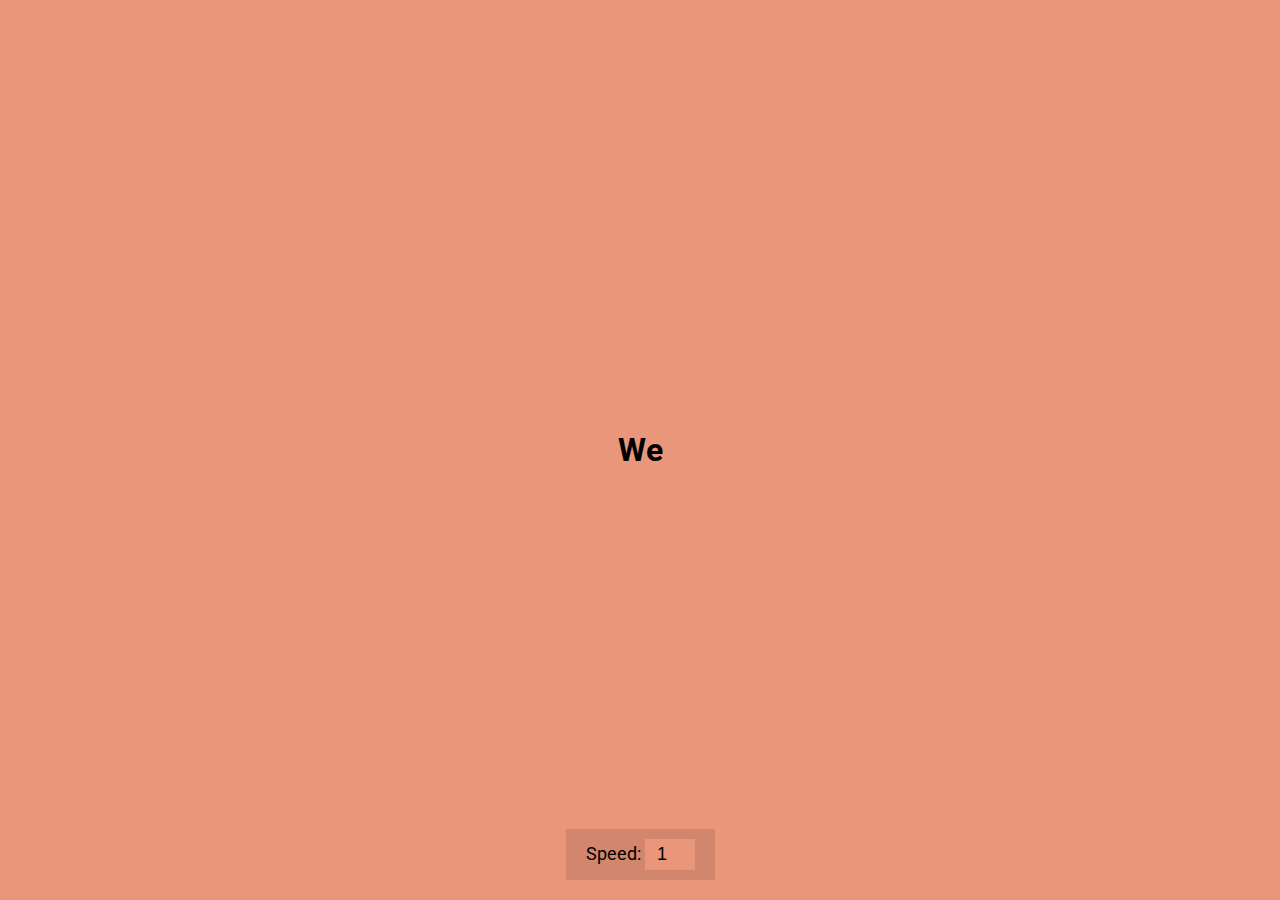
<file: pages/autoTextEffect.html>
<!DOCTYPE html>
<html lang="en">
  <head>
    <meta charset="UTF-8" />
    <meta name="viewport" content="width=device-width, initial-scale=1.0" />
    <link rel="stylesheet" href="../styles/autoTextEffectStyles.css" />
    <title>Auto Text Effect</title>
  </head>
  <body>
    <h1 id="text">Starting...</h1>

    <div>
      <label for="speed">Speed:</label>
      <input
        type="number"
        name="speed"
        id="speed"
        value="1"
        min="1"
        max="5"
        step="1"
      />
    </div>
    <!-- java-scripts -->
    <script src="../script/autoTextEffectScripts.js"></script>
  </body>
</html>
</file>
<file: styles/stylesGeneral.css>
@import url("font.css");

* {
  box-sizing: border-box;
  text-decoration: none;
  margin: 0;
  padding: 0;
}

/* html {
  overflow-y: scroll;
} */

a,
button {
  cursor: pointer;
}

a:hover,
button:hover {
  color: #700000;
}
.link:active,
.btn:active,
.link-home:active {
  transform: scale(0.98);
}

body {
  background-color: #2c2222;
  font-family: "Roboto Mono", sans-serif;
}

.container {
  max-width: 1000px;
  margin: 0 auto;
}

.header {
  background-color: rgba(196, 196, 196, 0.9);
  backdrop-filter: blur(5px);
  -webkit-backdrop-filter: blur(5px);
  border-bottom: solid 2px gray;
  box-shadow: 0 2px 5px rgba(0, 0, 0, 0.5);
  position: fixed;
  top: 0;
  left: 0;
  right: 0;
  transition: all 0.3s ease-out;
}

.header .container {
  display: flex;
  justify-content: space-between;
  align-items: center;
  padding: 22px 32px;
  transition: all 0.3s ease-out;
}

.link-home {
  background-color: #fff;
  color: #000;
  font-size: 18px;
  text-transform: uppercase;
  font-weight: 300;
  border-radius: 2px;
  padding: 4px 8px;
}

.title-header {
  color: #3a3a3a;
  text-transform: uppercase;
  font-size: 14px;
  display: flex;
  align-items: center;
  justify-content: center;
  flex-wrap: wrap;
  text-align: center;
}

.btn {
  width: 35px;
  height: 35px;
  border: none;
  border-radius: 2px;
}

.projects {
  margin-top: 84px;
  opacity: 1;
  transition: opacity 0.5s ease;
}

.projects .container {
  display: flex;
  flex-direction: column;
  align-items: center;
  justify-content: center;
  transition: all 0.3s ease-out;
}

.flex {
  display: flex;
  flex-direction: column;
  align-items: center;
  justify-content: center;
  /* opacity: 1;
  transition: opacity 0.5s ease; */
}

.grid {
  display: grid;
  grid-template-columns: 1fr 1fr 1fr;
  justify-content: center;
  gap: 10px;
  /* opacity: 1;
  transition: opacity 0.5s ease; */
}

.hidden {
  /* display: none; */
  opacity: 0;
  transition: opacity 0.5s ease;
}

.link {
  background-color: #e6e6e6;
  text-align: center;
  width: 300px;
  margin: 6px 0;
  padding: 20px 40px;
  border: solid 2px #000;
  border-radius: 10px;
  color: #000;
}

.countProjects {
  text-align: center;
  width: 300px;
  color: #fff;
  margin-bottom: 6px;
  padding: 6px;
  border-bottom: 1px solid #fff;
}

.footer {
  margin-top: 6px;
  height: 80px;
  background-color: rgba(145, 145, 145, 0.6);
  border-top: 2px solid rgba(0, 0, 0, 0.5);
}

.footer .container {
  display: flex;
  flex-direction: column;
  justify-content: center;
  align-items: center;
  height: 100%;
}
/* HTML: <div class="loader"></div> */

.loader-container {
  display: none;
  width: 100%;
  height: 100vh;
  justify-content: center;
  align-items: center;
  z-index: 1;
}

.loader {
  width: 120px;
  height: 22px;
  border-radius: 20px;
  color: #979797;
  border: 2px solid;
  position: relative;
}

.loader::before {
  content: "";
  position: absolute;
  margin: 2px;
  inset: 0 100% 0 0;
  border-radius: inherit;
  background: currentColor;
  animation: l6 2s infinite;
}

@keyframes l6 {
  100% {
    inset: 0;
  }
}

/* Scroll-Up button */
.scroll-top {
  display: none;
  position: fixed;
  bottom: 25px;
  right: 25px;
}

@media (max-width: 576px) {
  .header .container {
    padding: 18px 10px;
  }

  .title-header {
    font-size: 8px;
  }

  .link-home span {
    display: none;
  }

  .grid {
    grid-template-columns: 1fr 1fr;
    gap: 5px;
  }

  .grid .link {
    width: 180px;
  }

  .scroll-top {
    right: 15px;
  }
}

@media (min-width: 577px) and (max-width: 768px) {
  .title-header {
    font-size: 12px;
  }

  .grid {
    gap: 5px;
  }
  .grid .link {
    width: 200px;
  }
}

@media (min-width: 769px) and (max-width: 992px) {
  .grid {
    gap: 5px;
  }
  .grid .link {
    width: 240px;
  }
}
</file>
<file: styles/blurryLoadingStyles.css>
@import url("https://fonts.googleapis.com/css2?family=Roboto:ital,wght@0,100;0,300;0,400;0,500;0,700;0,900;1,100;1,300;1,400;1,500;1,700;1,900&family=Ubuntu:ital,wght@0,300;0,400;0,500;0,700;1,300;1,400;1,500;1,700&display=swap");

* {
  box-sizing: border-box;
}

body {
  font-family: "Ubuntu", sans-serif;
  font-weight: 500;
  display: flex;
  flex-direction: column;
  align-items: center;
  justify-content: center;
  height: 100vh;
  overflow: hidden;
  margin: 0;
}

.bg {
  background: url("../images/code.jpg");
  position: absolute;
  top: -30px;
  left: -30px;
  width: calc(100vw + 60px);
  height: calc(100vh + 60px);
  z-index: -1;
  filter: blur(0px);
}

.loading-text {
  font-size: 50px;
  color: #fff;
}
</file>
<file: styles/dadJokesSteles.css>
@import url("https://fonts.googleapis.com/css2?family=Mulish:ital,wght@0,200..1000;1,200..1000&family=Roboto:ital,wght@0,100;0,300;0,400;0,500;0,700;0,900;1,100;1,300;1,400;1,500;1,700;1,900&family=Ubuntu:ital,wght@0,300;0,400;0,500;0,700;1,300;1,400;1,500;1,700&display=swap");

* {
  box-sizing: border-box;
}

body {
  background-color: #686de0;
  font-family: "Roboto", sans-serif;
  display: flex;
  flex-direction: column;
  justify-content: center;
  align-items: center;
  height: 100vh;
  overflow: hidden;
  margin: 0;
  padding: 20px;
}

.container {
  background-color: #fff;
  border-radius: 10px;
  box-shadow: 0 10px 20px rgb(0, 0, 0, 0.1), 0 6px, 6px rgb(0, 0, 0, 0.1);
  padding: 50px 20px;
  text-align: center;
  max-width: 100%;
  width: 800px;
}

h3 {
  margin: 0;
  opacity: 0.5;
  letter-spacing: 2px;
}

.joke {
  font-size: 30px;
  letter-spacing: 1px;
  line-height: 40px;
  margin: 50px auto;
  max-width: 600px;
}

.btn {
  background-color: #9f68e0;
  color: #fff;
  border: 0;
  border-radius: 10px;
  box-shadow: 0 10px 15px rgb(0, 0, 0, 0.1), 0 6px, 6px rgb(0, 0, 0, 0.1);
  padding: 14px 40px;
  font-size: 16px;
  cursor: pointer;
}

.btn:focus {
  outline: 0;
}

.btn:active {
  transform: scale(0.98);
}
</file>
<file: styles/eventKeyCodesStyles.css>
@import url("https://fonts.googleapis.com/css2?family=Roboto:ital,wght@0,100;0,300;0,400;0,500;0,700;0,900;1,100;1,300;1,400;1,500;1,700;1,900&family=Ubuntu:ital,wght@0,300;0,400;0,500;0,700;1,300;1,400;1,500;1,700&display=swap");

@import url("https://fonts.googleapis.com/css2?family=Lato:ital,wght@0,100;0,300;0,400;0,700;0,900;1,100;1,300;1,400;1,700;1,900&family=Mulish:ital,wght@0,200..1000;1,200..1000&family=Poppins:ital,wght@0,100;0,200;0,300;0,400;0,500;0,600;0,700;0,800;0,900;1,100;1,200;1,300;1,400;1,500;1,600;1,700;1,800;1,900&family=Roboto:ital,wght@0,100;0,300;0,400;0,500;0,700;0,900;1,100;1,300;1,400;1,500;1,700;1,900&family=Ubuntu:ital,wght@0,300;0,400;0,500;0,700;1,300;1,400;1,500;1,700&display=swap");

* {
  box-sizing: border-box;
}

body {
  background-color: #e1e1e1;
  font-family: "Mulish", sans-serif;
  display: flex;
  align-items: center;
  justify-content: center;
  text-align: center;
  height: 100vh;
  overflow: hidden;
  margin: 0;
}

.key {
  border: 1px solid #999;
  background-color: #eee;
  box-shadow: 1px 1px 3px rgb(0, 0, 0, 0.1);
  display: inline-flex;
  flex-direction: column;
  align-items: center;
  font-size: 20px;
  font-weight: bold;
  padding: 20px;
  margin: 10px;
  min-width: 150px;
  position: relative;
}

.key small {
  position: absolute;
  top: -24px;
  left: 0;
  text-align: center;
  width: 100%;
  color: #555;
  font-size: 14px;
}
</file>
<file: styles/ExpandingCardsStyles.css>
@import url("https://fonts.googleapis.com/css2?family=Roboto:ital,wght@0,100;0,300;0,400;0,500;0,700;0,900;1,100;1,300;1,400;1,500;1,700;1,900&display=swap");

@import url('https://fonts.googleapis.com/css2?family=Mulish:ital,wght@0,200..1000;1,200..1000&family=Roboto:ital,wght@0,100;0,300;0,400;0,500;0,700;0,900;1,100;1,300;1,400;1,500;1,700;1,900&family=Ubuntu:ital,wght@0,300;0,400;0,500;0,700;1,300;1,400;1,500;1,700&display=swap');


:root {
  --line-border-fill: #3498db;
  --line-border-empty: #e0e0e0;
}

* {
  box-sizing: border-box;
}

body {
  font-family: "Muli", sans-serif;
  display: flex;
  flex-direction: column;
  align-items: center;
  justify-content: center;
  height: 100vh;
  overflow: hidden;
  margin: 0;
}

.container {
  display: flex;
  width: 90vw;
}

.panel {
  background-size: cover;
  background-position: center;
  background-repeat: no-repeat;
  height: 80vh;
  border-radius: 50px;
  color: #fff;
  cursor: pointer;
  flex: 0.5;
  margin: 10px;
  position: relative;
  transition: flex 0.7s ease-in;
}

.panel h3 {
  font-size: 24px;
  position: absolute;
  bottom: 20px;
  left: 20px;
  margin: 0;
  opacity: 0;
}

.panel.active {
  flex: 5;
}

.panel.active h3 {
  opacity: 1;
  transition: opacity 0.3s ease-in 0.4s;
}

@media (max-width: 480px) {
  .container {
    width: 100vw;
  }

  .panel:nth-of-type(4),
  .panel:nth-of-type(5) {
    display: none;
  }
}
</file>
<file: styles/faqStyles.css>
@import url("https://fonts.googleapis.com/css2?family=Lato:ital,wght@0,100;0,300;0,400;0,700;0,900;1,100;1,300;1,400;1,700;1,900&family=Mulish:ital,wght@0,200..1000;1,200..1000&family=Poppins:ital,wght@0,100;0,200;0,300;0,400;0,500;0,600;0,700;0,800;0,900;1,100;1,200;1,300;1,400;1,500;1,600;1,700;1,800;1,900&family=Roboto:ital,wght@0,100;0,300;0,400;0,500;0,700;0,900;1,100;1,300;1,400;1,500;1,700;1,900&family=Ubuntu:ital,wght@0,300;0,400;0,500;0,700;1,300;1,400;1,500;1,700&display=swap");

* {
  box-sizing: border-box;
}

body {
  font-family: "Mulish", sans-serif;
  background-color: #f0f0f0;
}

h1 {
  margin: 50px 0 30px;
  text-align: center;
}

.faq-container {
  max-width: 600px;
  margin: 0 auto;
}

.faq {
  background-color: transparent;
  border: 1px solid #9fa4a8;
  border-radius: 10px;
  margin: 20px 0;
  padding: 30px;
  position: relative;
  overflow: hidden;
  transition: 0.3s ease;
}

.faq.active {
  background-color: #fff;
  box-shadow: 0 3px 6px rgb(0, 0, 0, 0.1), 0 3px 6px rgb(0, 0, 0, 0.1);
}

.faq.active::before,
.faq.active::after {
  content: "\f075";
  font-family: "Font Awesome 6 Free";
  color: #2ecc71;
  font-size: 7rem;
  position: absolute;
  opacity: 0.2;
  top: 20px;
  left: 20px;
  z-index: 0;
}

.faq.active::before {
  color: #3498db;
  top: -10px;
  left: -30px;
  transform: rotateY(180deg);
}

.faq-title {
  margin: 0 35px 0 0;
}

.faq-text {
  display: none;
  margin: 30px 0 0;
}

.faq.active .faq-text {
  display: block;
}

.faq-toggle {
  background-color: transparent;
  border: 0;
  border-radius: 50%;
  cursor: pointer;
  display: flex;
  align-items: center;
  justify-content: center;
  font-size: 16px;
  padding: 0;
  position: absolute;
  top: 30px;
  right: 30px;
  height: 30px;
  width: 30px;
}

.faq-toggle .fa-times {
  display: none;
}

.faq.active .faq-toggle .fa-times {
  color: #fff;
  display: block;
}
.faq.active .faq-toggle .fa-chevron-down {
  display: none;
}

.faq.active .faq-toggle {
  background-color: #9fa4a8;
}
</file>
<file: styles/formInputWaveStyles.css>
@import url("https://fonts.googleapis.com/css2?family=Mulish:ital,wght@0,200..1000;1,200..1000&family=Roboto:ital,wght@0,100;0,300;0,400;0,500;0,700;0,900;1,100;1,300;1,400;1,500;1,700;1,900&family=Ubuntu:ital,wght@0,300;0,400;0,500;0,700;1,300;1,400;1,500;1,700&display=swap");

* {
  box-sizing: border-box;
}

body {
  background-color: steelblue;
  color: #fff;
  font-family: "Mulish", sans-serif;
  display: flex;
  flex-direction: column;
  align-items: center;
  justify-content: center;
  height: 100vh;
  overflow: hidden;
  margin: 0;
}

.container {
  background-color: rgb(0, 0, 0, 0.4);
  padding: 20px 40px;
  border-radius: 5px;
}

.container h1 {
  text-align: center;
  margin-bottom: 30px;
}

.container a {
  text-decoration: none;
  color: lightblue;
}

.btn {
  cursor: pointer;
  display: inline-block;
  width: 100%;
  background: lightblue;
  padding: 15px;
  font-family: inherit;
  font-size: 16px;
  border: 0;
  border-radius: 5px;
}

.btn:focus {
  outline: 0;
}

.btn:active {
  transform: scale(0.98);
}

.text {
  margin-top: 30px;
}

.form-control {
  position: relative;
  margin: 20px 0 40px;
  width: 300px;
}

.form-control input {
  background-color: transparent;
  border: 0;
  border-bottom: 2px #fff solid;
  display: block;
  width: 100%;
  padding: 15px 0;
  font-size: 18px;
  color: #fff;
}

.form-control input:focus,
.form-control input:valid {
  outline: 0;
  border-bottom-color: lightblue;
}

.form-control label {
  position: absolute;
  top: 15px;
  left: 0;
}

.form-control label span {
  display: inline-block;
  font-size: 18px;
  min-width: 5px;
  transition: 0.3s cubic-bezier(0.68, -0.55, 0.265, 1.55);
}

.form-control input:focus + label span,
.form-control input:valid + label span {
  color: lightblue;
  transform: translateY(-30px);
}
</file>
<file: styles/hiddenSearchStyles.css>
@import url('https://fonts.googleapis.com/css2?family=Mulish:ital,wght@0,200..1000;1,200..1000&family=Roboto:ital,wght@0,100;0,300;0,400;0,500;0,700;0,900;1,100;1,300;1,400;1,500;1,700;1,900&family=Ubuntu:ital,wght@0,300;0,400;0,500;0,700;1,300;1,400;1,500;1,700&display=swap');


* {
  box-sizing: border-box;
}

body {
  background-image: linear-gradient(90deg, #7d5fff, #7158e2);
  font-family: "Muli", sans-serif;
  display: flex;
  align-items: center;
  justify-content: center;
  height: 100vh;
  overflow: hidden;
  margin: 0;
}

.search {
  position: relative;
  height: 50px;
}

.search .input {
  background-color: #fff;
  border: 0;
  font-size: 18px;
  padding: 15px;
  height: 50px;
  width: 50px;
  transition: width 0.3s ease;
}

.btn {
  background-color: #fff;
  border: 0;
  cursor: pointer;
  font-size: 24px;
  position: absolute;
  top: 0;
  left: 0;
  height: 50px;
  width: 50px;
  transition: transform 0.3s ease;
}

.btn:focus,
.input:focus {
  outline: none;
}

.search.active .input {
  width: 200px;
}

.search.active .btn {
  transform: translateX(198px);
}
</file>
<file: styles/progressStepsStyles.css>
@import url('https://fonts.googleapis.com/css2?family=Mulish:ital,wght@0,200..1000;1,200..1000&family=Roboto:ital,wght@0,100;0,300;0,400;0,500;0,700;0,900;1,100;1,300;1,400;1,500;1,700;1,900&family=Ubuntu:ital,wght@0,300;0,400;0,500;0,700;1,300;1,400;1,500;1,700&display=swap');


:root {
  --line-border-fill: #3498db;
  --line-border-empty: #e0e0e0;
}

* {
  box-sizing: border-box;
}

body {
  background-color: #f6f7fb;
  font-family: "Muli", sans-serif;
  display: flex;
  flex-direction: column;
  align-items: center;
  justify-content: center;
  height: 100vh;
  overflow: hidden;
  margin: 0;
}

.container {
  text-align: center;
}

.progress-container {
  display: flex;
  justify-content: space-between;
  position: relative;
  margin-bottom: 30px;
  max-width: 100%;
  width: 350px;
}

.progress-container::before {
  content: "";
  background-color: var(--line-border-empty);
  position: absolute;
  top: 50%;
  left: 0;
  transform: translateY(-50%);
  height: 4px;
  width: 100%;
  z-index: -1;
}

.progress {
  background-color: var(--line-border-fill);
  position: absolute;
  top: 50%;
  left: 0;
  transform: translateY(-50%);
  height: 4px;
  width: 0%;
  z-index: -1;
  transition: 0.4s ease;
}

.circle {
  background-color: #fff;
  color: #999;
  border-radius: 50%;
  height: 30px;
  width: 30px;
  display: flex;
  align-items: center;
  justify-content: center;
  border: 3px solid var(--line-border-empty);
  transition: 0.4s ease;
}

.circle.active {
  border-color: var(--line-border-fill);
}

.btn {
  background-color: var(--line-border-fill);
  color: #fff;
  border: 0;
  border-radius: 6px;
  cursor: pointer;
  font-family: inherit;
  padding: 8px 32px;
  margin: 5px;
  font-size: 14px;
}
.btn:active {
  transform: scale(0.98);
}

.btn:focus {
  outline: 0;
}

.btn:disabled {
  background-color: var(--line-border-empty);
  cursor: not-allowed;
}
</file>
<file: styles/rotatingNvigationStyles.css>
@import url("https://fonts.googleapis.com/css2?family=Mulish:ital,wght@0,200..1000;1,200..1000&family=Roboto:ital,wght@0,100;0,300;0,400;0,500;0,700;0,900;1,100;1,300;1,400;1,500;1,700;1,900&family=Ubuntu:ital,wght@0,300;0,400;0,500;0,700;1,300;1,400;1,500;1,700&display=swap");

@import url("https://fonts.googleapis.com/css2?family=Lato:ital,wght@0,100;0,300;0,400;0,700;0,900;1,100;1,300;1,400;1,700;1,900&family=Mulish:ital,wght@0,200..1000;1,200..1000&family=Roboto:ital,wght@0,100;0,300;0,400;0,500;0,700;0,900;1,100;1,300;1,400;1,500;1,700;1,900&family=Ubuntu:ital,wght@0,300;0,400;0,500;0,700;1,300;1,400;1,500;1,700&display=swap");

* {
  box-sizing: border-box;
}

body {
  font-family: "Lato", sans-serif;
  background-color: #333;
  color: #222;
  overflow-x: hidden;
  margin: 0;
}

.container {
  background-color: #fafafa;
  transform-origin: top left;
  transition: transform 0.5s linear;
  width: 100vw;
  /* height: 100vh; */
  padding: 50px;
}

.container.show-nav {
  transform: rotate(-20deg);
}

.container.show-nav .circle {
  transform: rotate(-70deg);
}

.circle-container {
  position: fixed;
  top: -100px;
  left: -100px;
}

.circle {
  background-color: #ff7979;
  height: 200px;
  width: 200px;
  border-radius: 50%;
  position: relative;
  transition: transform 0.5s linear;
}

.circle button {
  cursor: pointer;
  position: absolute;
  top: 50%;
  left: 50%;
  height: 100px;
  background: transparent;
  border: 0;
  font-size: 26px;
  color: #fff;
}

.circle button:focus {
  outline: none;
}

.circle button#open {
  left: 60%;
}

.circle button#close {
  top: 60%;
  transform: rotate(90deg);
  transform-origin: top left;
}

.container.show-nav + nav li {
  transform: translateX(0);
  transition-delay: 0.3s;
}

nav {
  position: fixed;
  bottom: 40px;
  left: 0;
  z-index: 100;
}

nav ul {
  list-style-type: none;
  padding-left: 30px;
}

nav ul li {
  text-transform: uppercase;
  color: #fff;
  margin: 40px 0;
  transform: translateX(-100%);
  transition: transform 0.4s ease-in;
}

nav ul li i {
  font-size: 20px;
  margin-right: 10px;
}

nav ul li + li {
  margin-left: 15px;
  transform: translateX(-150%);
}

nav ul li + li + li {
  margin-left: 30px;
  transform: translateX(-200%);
}

.content {
  margin: 50px auto;
}

.content h1 {
  margin: 0;
}

.content small {
  color: #555;
  font-style: italic;
}

.content p {
  color: #333;
  line-height: 1.5;
}

.content img {
  max-width: 100%;
}
</file>
<file: styles/scrollAnimationStyles.css>
@import url("https://fonts.googleapis.com/css2?family=Roboto:ital,wght@0,100;0,300;0,400;0,500;0,700;0,900;1,100;1,300;1,400;1,500;1,700;1,900&display=swap");

* {
  box-sizing: border-box;
}

body {
  background-color: #efedd6;
  font-family: "Roboto", sans-serif;
  display: flex;
  flex-direction: column;
  align-items: center;
  justify-content: center;
  margin: 0;
  overflow-x: hidden;
}
h1 {
  margin: 10px;
}

.box {
  background-color: steelblue;
  color: #fff;
  display: flex;
  align-items: center;
  justify-content: center;
  width: 400px;
  height: 200px;
  margin: 10px;
  border-radius: 10px;
  box-shadow: 2px 4px 5px rgb(0, 0, 0, 0.3);
  transform: translateX(400%);
  transition: transform 0.4s ease;
}

.box:nth-of-type(even) {
  transform: translateX(-400%);
}

.box.show {
  transform: translateX(0);
}

.box h2 {
  font-size: 45px;
}
</file>
<file: styles/splitLandingPageStyles.css>
@import url("https://fonts.googleapis.com/css2?family=Roboto:ital,wght@0,100;0,300;0,400;0,500;0,700;0,900;1,100;1,300;1,400;1,500;1,700;1,900&display=swap");

:root {
  --left-bg-color: rgb(87, 84, 236, 0.7);
  --right-bg-color: rgb(43, 43, 43, 0.8);
  --left-btn-hover-color: rgb(87, 84, 236, 1);
  --right-btn-hover-color: rgb(28, 122, 28, 1);
  --hover-width: 75%;
  --other-width: 25%;
  --speed: 1000ms;
}

* {
  box-sizing: border-box;
}

body {
  font-family: "Roboto", sans-serif;
  height: 100vh;
  overflow: hidden;
  margin: 0;
}

h1 {
  font-size: 4rem;
  color: #fff;
  position: absolute;
  left: 50%;
  top: 20%;
  transform: translateX(-50%);
  white-space: nowrap;
}

.btn {
  position: absolute;
  display: flex;
  align-items: center;
  justify-content: center;
  left: 50%;
  top: 40%;
  transform: translateX(-50%);
  text-decoration: none;
  color: #fff;
  border: #fff solid 0.2rem;
  font-size: 1rem;
  font-weight: bold;
  text-transform: uppercase;
  width: 15rem;
  padding: 1.5rem;
}

.split.left .btn:hover {
  background-color: var(--left-btn-hover-color);
  border-color: var(--left-btn-hover-color);
}

.split.right .btn:hover {
  background-color: var(--right-btn-hover-color);
  border-color: var(--right-btn-hover-color);
}

.container {
  position: relative;
  width: 100%;
  height: 100%;
  background: #333;
}

.split {
  position: absolute;
  width: 50%;
  height: 100%;
  overflow: hidden;
}

.split.left {
  left: 0;
  background: url("../images/playstation_5_1024_768.jpg");
  background-repeat: no-repeat;
  background-size: cover;
}

.split.left::before {
  content: "";
  position: absolute;
  width: 100%;
  height: 100%;
  background-color: var(--left-bg-color);
}

.split.right {
  right: 0;
  background: url("../images/x_box_series_x_1024_768.jpg");
  background-repeat: no-repeat;
  background-size: cover;
}

.split.right::before {
  content: "";
  position: absolute;
  width: 100%;
  height: 100%;
  background-color: var(--right-bg-color);
}

.split.left,
.split.right,
.split.left::before,
.split.right::before {
  transition: all var(--speed) ease-in-out;
}

.hover-left .left {
  width: var(--hover-width);
}

.hover-left .right {
  width: var(--other-width);
}

.hover-right .right {
  width: var(--hover-width);
}

.hover-right .left {
  width: var(--other-width);
}

@media (max-width: 800px) {
  h1 {
    font-size: 2rem;
    top: 30%;
  }

  .btn {
    padding: 1.2rem;
    width: 12rem;
  }
}
</file>
<file: styles/autoTextEffectStyles.css>
@import url("font.css");

* {
  box-sizing: border-box;
}

body {
  background-color: darksalmon;
  font-family: "Roboto", sans-serif;
  display: flex;
  flex-direction: column;
  align-items: center;
  justify-content: center;
  height: 100vh;
  overflow: hidden;
  margin: 0;
}

div {
  position: absolute;
  bottom: 20px;
  background-color: rgba(0, 0, 0, 0.1);
  padding: 10px 20px;
  font-size: 18px;
}

input {
  width: 50px;
  padding: 5px;
  font-size: 18px;
  background-color: darksalmon;
  border: none;
  text-align: center;
}

input:focus {
  outline: none;
}
</file>
<file: styles/animatedCountdownStyles.css>
@import url("font.css");

* {
  box-sizing: border-box;
}

body {
  font-family: "Roboto Mono", sans-serif;
  margin: 0;
  height: 10vh;
  overflow: hidden;
}

h4 {
  font-size: 20px;
  margin: 5px;
  text-transform: uppercase;
}

.counter {
  position: fixed;
  top: 50%;
  left: 50%;
  transform: translate(-50%, -50%);
  text-align: center;
}

.counter.hide {
  transform: translate(-50%, -50%) scale(0);
  animation: hide 0.2s ease-out;
}

@keyframes hide {
  0% {
    transform: translate(-50%, -50%) scale(1);
  }
  100% {
    transform: translate(-50%, -50%) scale(0);
  }
}

.final {
  position: fixed;
  top: 50%;
  left: 50%;
  text-align: center;
  transform: translate(-50%, -50%) scale(0);
}

.final.show {
  transform: translate(-50%, -50%) scale(1);
  animation: show 0.2s ease-out;
}

@keyframes show {
  0% {
    transform: translate(-50%, -50%) scale(0);
  }
  30% {
    transform: translate(-50%, -50%) scale(1.4);
  }
  100% {
    transform: translate(-50%, -50%) scale(1);
  }
}

.nums {
  color: #3498db;
  font-size: 50px;
  position: relative;
  overflow: hidden;
  width: 250px;
  height: 50px;
}

.nums span {
  position: absolute;
  top: 50%;
  left: 50%;
  transform: translate(-50%, -50%) rotate(120deg);
  transform-origin: bottom center;
}

.nums span.in {
  transform: translate(-50%, -50%) rotate(0deg);
  animation: goIn 0.5s ease-in-out;
}
.nums span.out {
  animation: goOut 0.5s ease-in-out;
}

@keyframes goIn {
  0% {
    transform: translate(-50%, -50%) rotate(120deg);
  }
  30% {
    transform: translate(-50%, -50%) rotate(-20deg);
  }
  60% {
    transform: translate(-50%, -50%) rotate(10deg);
  }
  100% {
    transform: translate(-50%, -50%) rotate(0deg);
  }
}
@keyframes goOut {
  0% {
    transform: translate(-50%, -50%) rotate(0deg);
  }
  60% {
    transform: translate(-50%, -50%) rotate(20deg);
  }
  100% {
    transform: translate(-50%, -50%) rotate(-120deg);
  }
}
</file>
